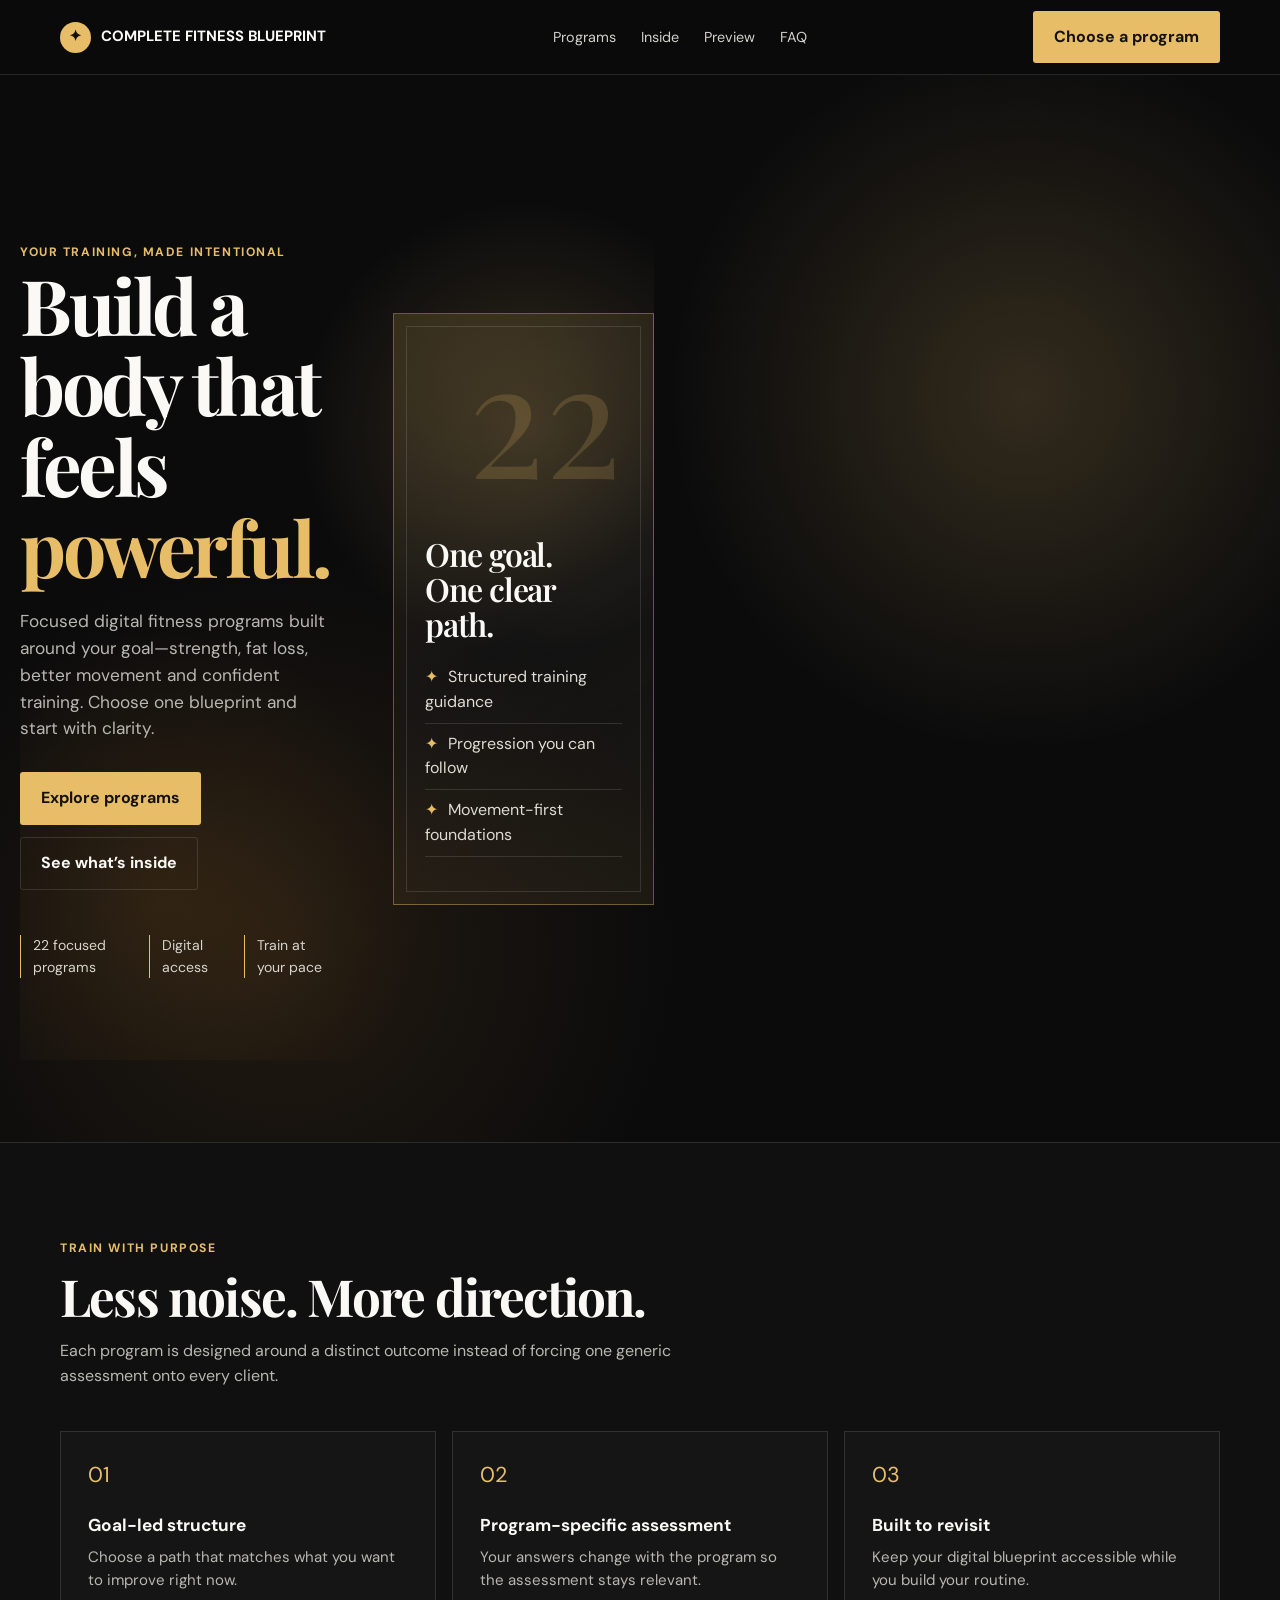
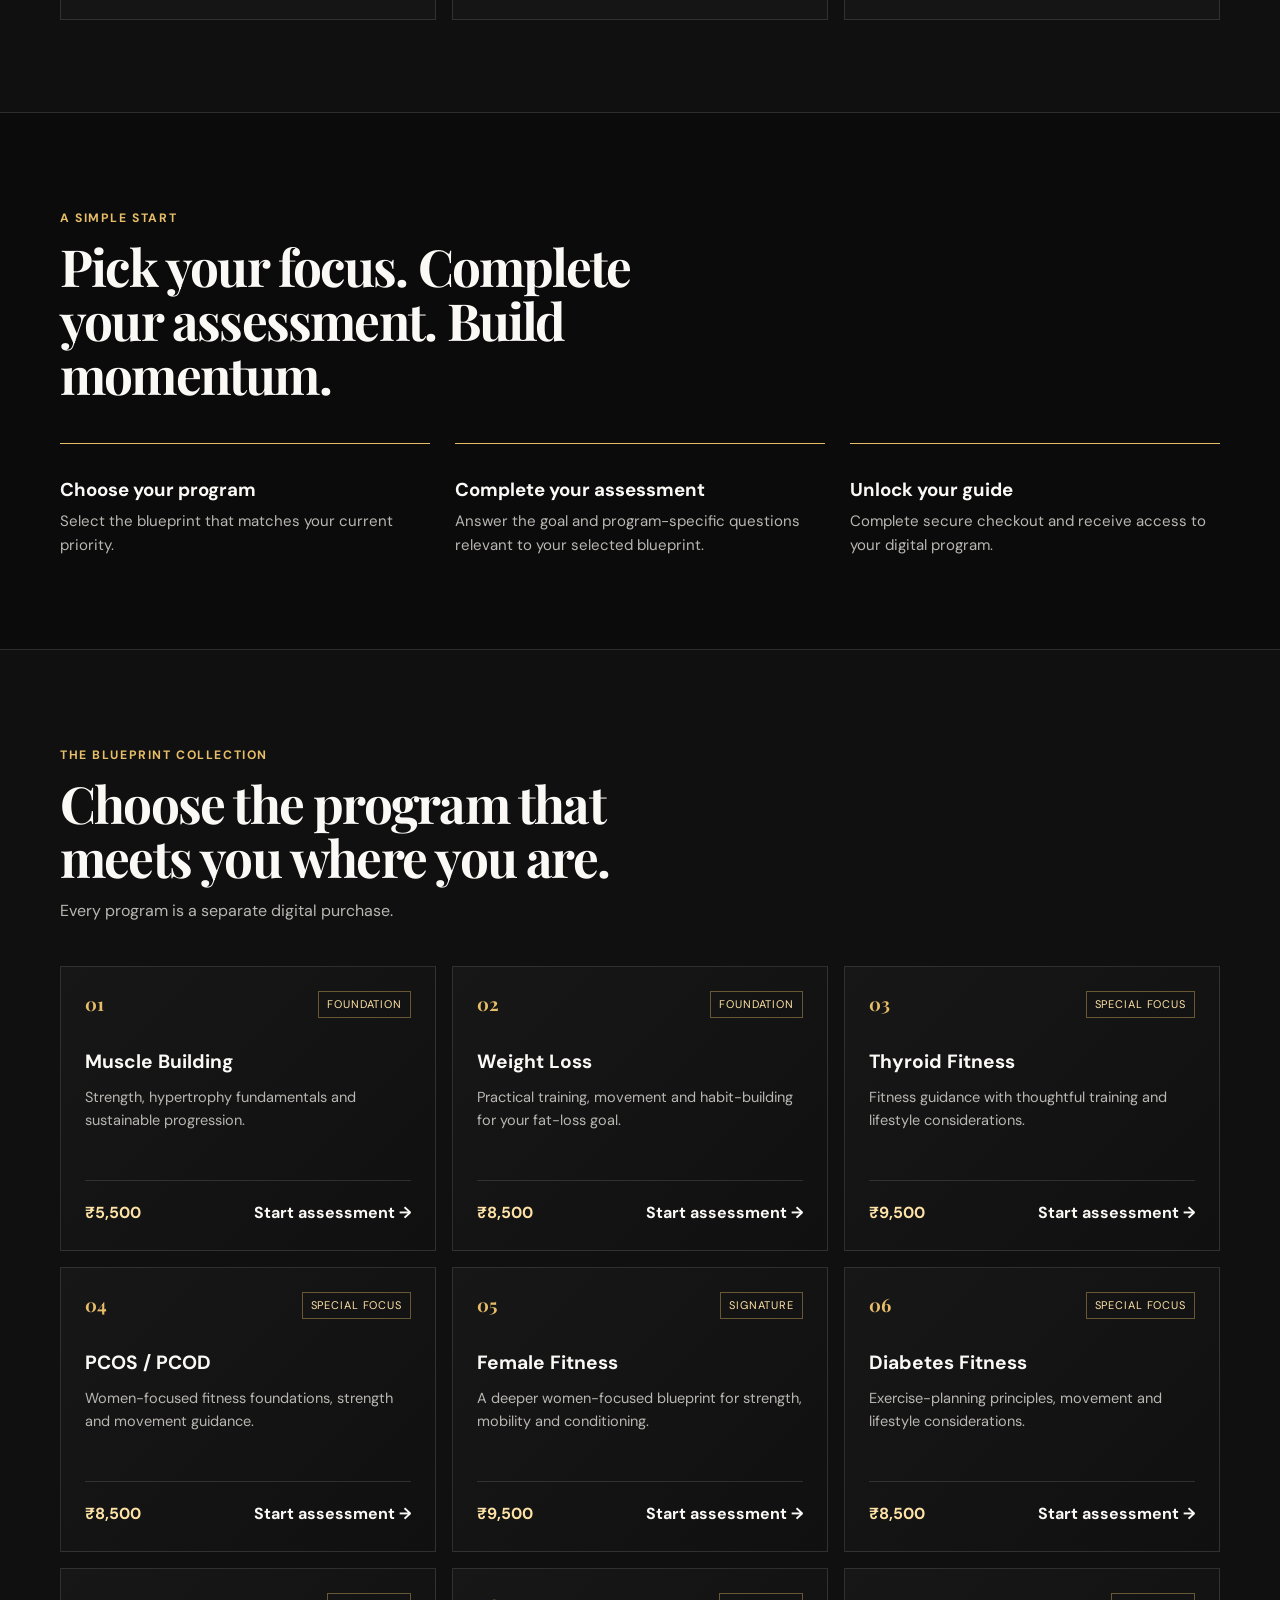
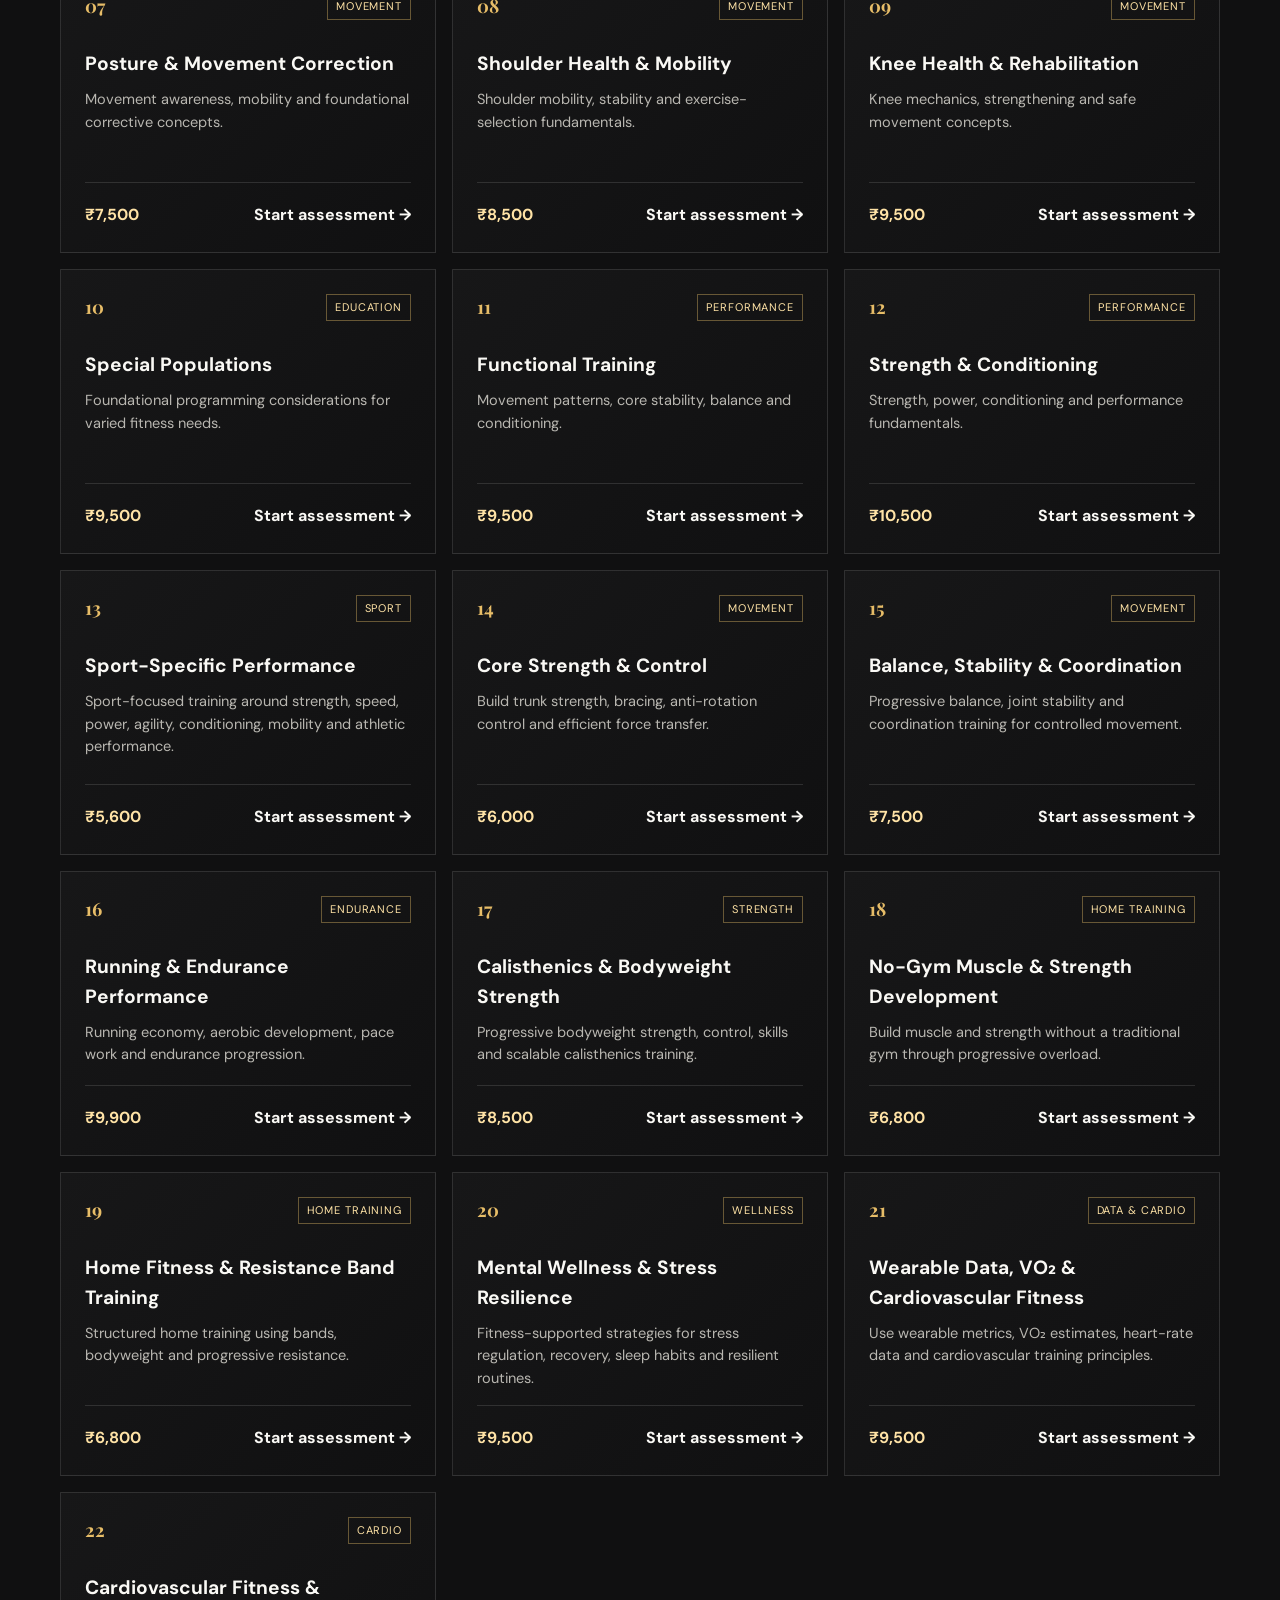
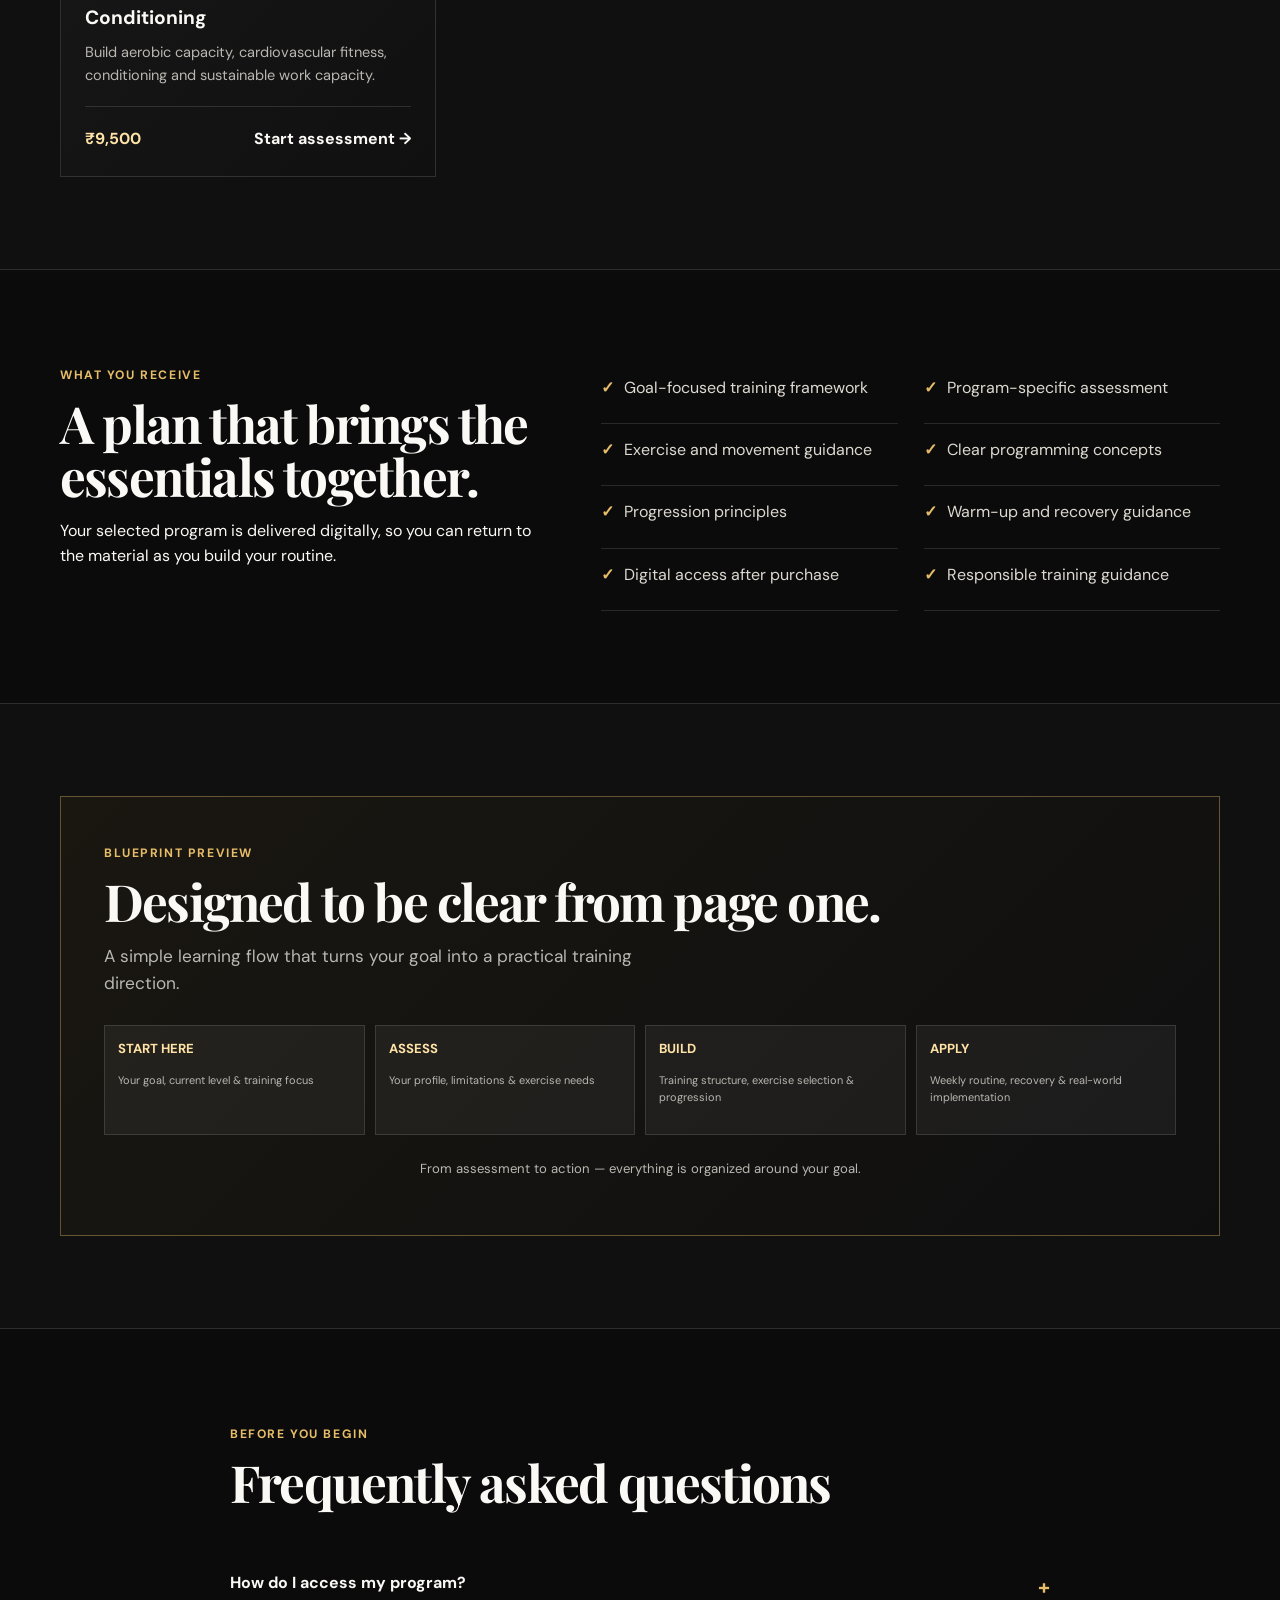
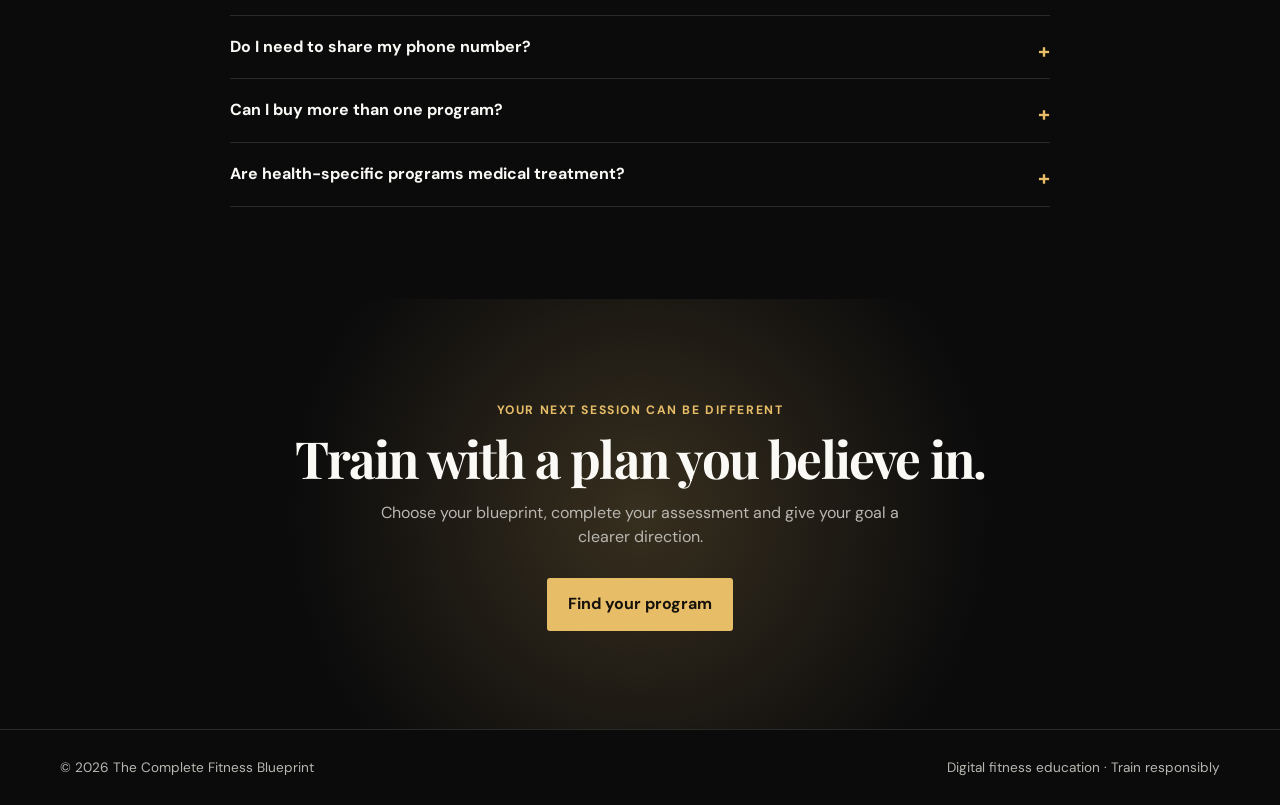
<file: index.html>
<!doctype html>
<html lang="en">
<head>
<meta charset="utf-8">
<meta name="viewport" content="width=device-width,initial-scale=1">
<meta name="description" content="The Complete Fitness Blueprint — focused digital fitness programs for strength, fat loss, movement and conditioning.">
<title>The Complete Fitness Blueprint</title>
<link rel="preconnect" href="https://fonts.googleapis.com"><link rel="preconnect" href="https://fonts.gstatic.com" crossorigin>
<link href="https://fonts.googleapis.com/css2?family=DM+Sans:wght@400;500;600;700&family=Playfair+Display:wght@600;700&display=swap" rel="stylesheet">
<style>
:root{--ink:#0b0b0c;--line:rgba(255,255,255,.12);--gold:#e7bd68;--gold-light:#ffe3a6;--muted:#b9b7b1;--white:#faf9f5;--danger:#e98a8a}*{box-sizing:border-box}html{scroll-behavior:smooth}body{margin:0;background:var(--ink);color:var(--white);font-family:"DM Sans",sans-serif;line-height:1.55}a{color:inherit;text-decoration:none}button,input,select,textarea{font:inherit}.wrap{width:min(1160px,calc(100% - 40px));margin:auto}.eyebrow{color:var(--gold);text-transform:uppercase;letter-spacing:.13em;font-size:.76rem;font-weight:700}h1,h2,h3,p{margin-top:0}h1,h2{font-family:"Playfair Display",serif;line-height:1.05}header{position:sticky;top:0;z-index:20;background:rgba(11,11,12,.9);backdrop-filter:blur(14px);border-bottom:1px solid var(--line)}nav{min-height:74px;display:flex;align-items:center;justify-content:space-between;gap:24px}.brand{display:flex;align-items:center;gap:10px;font-weight:700;font-size:.93rem}.brand-mark{display:grid;place-items:center;width:31px;height:31px;color:#15110a;background:var(--gold);border-radius:50%}.nav-links{display:flex;list-style:none;padding:0;margin:0;gap:25px;color:#d2d0ca;font-size:.9rem}.nav-links a:hover{color:var(--gold)}.button{display:inline-flex;align-items:center;justify-content:center;padding:13px 20px;border:1px solid transparent;border-radius:3px;cursor:pointer;font-weight:700;transition:.2s}.button:hover{transform:translateY(-2px)}.button-gold{background:var(--gold);color:#16120b}.button-gold:hover{background:var(--gold-light)}.button-quiet{border-color:var(--line);color:var(--white)}.menu{display:none;padding:7px;color:var(--white);background:none;border:0;font-size:1.25rem}.hero{min-height:650px;display:grid;align-items:center;grid-template-columns:1.1fr .9fr;gap:55px;padding:82px 0;background:radial-gradient(circle at 80% 30%,rgba(231,189,104,.18),transparent 28%),radial-gradient(circle at 22% 82%,rgba(176,118,44,.14),transparent 30%)}h1{max-width:750px;margin-bottom:22px;font-size:clamp(3rem,6vw,5.35rem);letter-spacing:-.045em}.hero h1 em{color:var(--gold);font-style:normal}.hero-copy{max-width:600px;color:var(--muted);font-size:1.08rem}.hero-actions{display:flex;flex-wrap:wrap;gap:12px;margin-top:30px}.proof{display:flex;gap:20px;margin-top:45px;color:#d7d4cc;font-size:.88rem}.proof span{border-left:1px solid var(--gold);padding-left:12px}.hero-panel{position:relative;min-height:420px;padding:31px;border:1px solid rgba(231,189,104,.38);background:linear-gradient(145deg,rgba(231,189,104,.16),rgba(255,255,255,.025) 52%,rgba(231,189,104,.08));overflow:hidden}.hero-panel:before{content:"";position:absolute;inset:12px;border:1px solid var(--line);pointer-events:none}.hero-panel>*{position:relative}.hero-number{font-family:"Playfair Display",serif;font-size:10rem;line-height:.85;color:rgba(231,189,104,.18);text-align:right}.panel-title{margin:55px 0 7px;font:600 2rem/1.1 "Playfair Display",serif}.panel-list{list-style:none;padding:0;color:#dedbd2}.panel-list li{padding:8px 0;border-bottom:1px solid var(--line)}.panel-list li:before{content:"✦";color:var(--gold);margin-right:10px}section{padding:92px 0}.section-heading{max-width:670px;margin-bottom:42px}h2{font-size:clamp(2.25rem,4vw,3.6rem);margin:10px 0 15px;letter-spacing:-.035em}.section-heading p{color:var(--muted)}.dark-section{background:#101011;border-block:1px solid var(--line)}.three-grid,.process,.program-grid{display:grid;grid-template-columns:repeat(3,1fr);gap:16px}.feature{padding:27px;border:1px solid var(--line);background:rgba(255,255,255,.018)}.feature .icon{color:var(--gold);font-size:1.35rem}.feature h3{margin:20px 0 7px;font-size:1.08rem}.feature p,.process p{margin:0;color:var(--muted);font-size:.94rem}.process{gap:25px}.process article{padding-top:18px;border-top:1px solid var(--gold)}.process h3{margin:13px 0 6px}.program{display:flex;flex-direction:column;min-height:285px;padding:24px;border:1px solid var(--line);background:linear-gradient(135deg,#171718,#101011);transition:.25s}.program:hover{border-color:rgba(231,189,104,.8);transform:translateY(-4px)}.program-top{display:flex;justify-content:space-between;gap:12px}.program-index{color:var(--gold);font:700 1.15rem "Playfair Display",serif}.program-tag{padding:4px 8px;border:1px solid rgba(231,189,104,.4);color:var(--gold-light);font-size:.69rem;text-transform:uppercase;letter-spacing:.08em}.program h3{margin:29px 0 10px;font-size:1.2rem}.program p{color:var(--muted);font-size:.91rem}.program-bottom{display:flex;align-items:center;justify-content:space-between;gap:10px;margin-top:auto;padding-top:20px;border-top:1px solid var(--line)}.price{color:var(--gold-light);font-weight:700}.program button{border:0;background:none;color:var(--white);padding:0;cursor:pointer;font-weight:700}.included{display:grid;grid-template-columns:1fr 1.3fr;gap:65px}.check-list{list-style:none;padding:0;margin:0;display:grid;grid-template-columns:repeat(2,1fr);gap:0 26px}.check-list li{padding:14px 0;border-bottom:1px solid var(--line);color:#ddd9d0}.check-list li:before{content:"✓";color:var(--gold);margin-right:10px;font-weight:bold}.preview{background:linear-gradient(135deg,#1a1711,#0f0f10);border:1px solid rgba(231,189,104,.38);padding:43px}.preview-grid{display:grid;grid-template-columns:repeat(4,1fr);gap:10px;margin-top:28px}.preview-grid div{min-height:110px;padding:13px;background:rgba(255,255,255,.05);border:1px solid var(--line);color:var(--gold-light);font-size:.82rem;font-weight:700}.preview-grid small{display:block;margin-top:13px;color:var(--muted);font-weight:400}.faq{max-width:820px}.faq details{border-bottom:1px solid var(--line);padding:19px 0}.faq summary{cursor:pointer;font-weight:700;list-style:none}.faq summary:after{content:"+";float:right;color:var(--gold);font-size:1.3rem}.faq details[open] summary:after{content:"−"}.faq details p{margin:14px 35px 0;color:var(--muted)}.final{text-align:center;padding:98px 0;background:radial-gradient(circle,rgba(231,189,104,.2),transparent 52%)}.final p{max-width:570px;margin:0 auto 28px;color:var(--muted)}footer{border-top:1px solid var(--line);padding:27px 0;color:var(--muted);font-size:.85rem}.footer-inner{display:flex;justify-content:space-between;gap:15px}.assessment-overlay{position:fixed;inset:0;z-index:100;background:rgba(0,0,0,.78);backdrop-filter:blur(12px);display:grid;place-items:center;padding:20px;opacity:0;animation:in .22s forwards}.assessment-shell{width:min(760px,100%);max-height:92vh;overflow:auto;background:linear-gradient(145deg,#171718,#0d0d0e);border:1px solid rgba(231,189,104,.42);box-shadow:0 30px 100px rgba(0,0,0,.65);padding:30px;position:relative}.assessment-close{position:absolute;right:18px;top:14px;border:0;background:none;color:var(--white);font-size:1.8rem;cursor:pointer}.assessment-header{padding-right:40px;margin-bottom:24px}.assessment-progress{height:5px;background:rgba(255,255,255,.08);margin-top:16px}.assessment-progress span{display:block;height:100%;background:linear-gradient(90deg,var(--gold),var(--gold-light))}.assessment-step{margin-top:8px;color:var(--muted);font-size:.82rem}.assessment-title{margin-bottom:10px}.assessment-copy{color:var(--muted);margin-bottom:24px}.assessment-grid{display:grid;grid-template-columns:repeat(2,1fr);gap:16px}.assessment-field{display:flex;flex-direction:column;gap:7px;color:#e6e2d9;font-size:.9rem}.full{grid-column:1/-1}.assessment-field input,.assessment-field select{width:100%;padding:12px 13px;background:#0f0f10;border:1px solid var(--line);border-radius:2px;color:var(--white);outline:none}.option-grid{display:grid;grid-template-columns:repeat(2,1fr);gap:10px}.option{position:relative}.option input{position:absolute;opacity:0}.option label{display:block;padding:13px 14px;border:1px solid var(--line);background:#101011;color:#d9d5cc;cursor:pointer}.option input:checked+label{border-color:var(--gold);background:rgba(231,189,104,.09);color:var(--gold-light)}.assessment-actions{display:flex;justify-content:space-between;gap:12px;margin-top:26px;padding-top:20px;border-top:1px solid var(--line)}.right{display:flex;gap:10px;margin-left:auto}.assessment-alert{margin-top:20px;padding:14px 16px;border:1px solid rgba(233,138,138,.38);background:rgba(233,138,138,.07);color:#f1c4c4}.assessment-profile{display:grid;grid-template-columns:repeat(2,1fr);gap:12px;margin-top:24px}.profile-card{padding:17px;border:1px solid var(--line);background:rgba(255,255,255,.025)}.profile-card span{display:block;color:var(--muted);font-size:.78rem;text-transform:uppercase;letter-spacing:.08em;margin-bottom:5px}.program-focus{margin:15px 0 0;padding:15px;border-left:2px solid var(--gold);background:rgba(231,189,104,.05);color:#ddd9d0}.program-focus span{display:block;color:var(--gold-light);margin-top:5px}.muted-note,.required-note{color:var(--muted);font-size:.82rem}@keyframes in{to{opacity:1}}@media(max-width:800px){.nav-links,.nav-cta{display:none}.menu{display:block}.nav-links.open{position:absolute;top:74px;left:0;right:0;display:flex;flex-direction:column;padding:10px 20px;background:#111}.hero,.included{grid-template-columns:1fr}.three-grid,.process,.program-grid{grid-template-columns:repeat(2,1fr)}.check-list{grid-template-columns:1fr}.assessment-grid,.assessment-profile{grid-template-columns:1fr}}@media(max-width:520px){.wrap{width:min(100% - 28px,1160px)}section{padding:65px 0}h1{font-size:3.15rem}.three-grid,.process,.program-grid,.preview-grid,.option-grid{grid-template-columns:1fr}.proof{flex-direction:column;gap:10px}.preview{padding:25px}.footer-inner{flex-direction:column}.assessment-shell{padding:22px}.assessment-actions{flex-direction:column}.right{margin-left:0}.right .button{width:100%}}
</style>
</head>
<body>
<header><nav class="wrap"><a class="brand" href="#home"><span class="brand-mark">✦</span>COMPLETE FITNESS BLUEPRINT</a><button class="menu" type="button" aria-label="Open navigation" aria-expanded="false">☰</button><ul class="nav-links"><li><a href="#programs">Programs</a></li><li><a href="#included">Inside</a></li><li><a href="#preview">Preview</a></li><li><a href="#faq">FAQ</a></li></ul><a class="button button-gold nav-cta" href="#programs">Choose a program</a></nav></header>
<main>
<section class="hero" id="home"><div class="wrap hero"><div><span class="eyebrow">Your training, made intentional</span><h1>Build a body that feels <em>powerful.</em></h1><p class="hero-copy">Focused digital fitness programs built around your goal—strength, fat loss, better movement and confident training. Choose one blueprint and start with clarity.</p><div class="hero-actions"><a class="button button-gold" href="#programs">Explore programs</a><a class="button button-quiet" href="#preview">See what’s inside</a></div><div class="proof"><span>22 focused programs</span><span>Digital access</span><span>Train at your pace</span></div></div><aside class="hero-panel"><div class="hero-number">22</div><h2 class="panel-title">One goal.<br>One clear path.</h2><ul class="panel-list"><li>Structured training guidance</li><li>Progression you can follow</li><li>Movement-first foundations</li></ul></aside></div></section>
<section class="dark-section"><div class="wrap"><div class="section-heading"><span class="eyebrow">Train with purpose</span><h2>Less noise. More direction.</h2><p>Each program is designed around a distinct outcome instead of forcing one generic assessment onto every client.</p></div><div class="three-grid"><article class="feature"><div class="icon">01</div><h3>Goal-led structure</h3><p>Choose a path that matches what you want to improve right now.</p></article><article class="feature"><div class="icon">02</div><h3>Program-specific assessment</h3><p>Your answers change with the program so the assessment stays relevant.</p></article><article class="feature"><div class="icon">03</div><h3>Built to revisit</h3><p>Keep your digital blueprint accessible while you build your routine.</p></article></div></div></section>
<section><div class="wrap"><div class="section-heading"><span class="eyebrow">A simple start</span><h2>Pick your focus. Complete your assessment. Build momentum.</h2></div><div class="process"><article><h3>Choose your program</h3><p>Select the blueprint that matches your current priority.</p></article><article><h3>Complete your assessment</h3><p>Answer the goal and program-specific questions relevant to your selected blueprint.</p></article><article><h3>Unlock your guide</h3><p>Complete secure checkout and receive access to your digital program.</p></article></div></div></section>
<section class="dark-section" id="programs"><div class="wrap"><div class="section-heading"><span class="eyebrow">The blueprint collection</span><h2>Choose the program that meets you where you are.</h2><p>Every program is a separate digital purchase.</p></div><div class="program-grid" id="program-grid"></div></div></section>
<section id="included"><div class="wrap included"><div><span class="eyebrow">What you receive</span><h2>A plan that brings the essentials together.</h2><p class="section-heading">Your selected program is delivered digitally, so you can return to the material as you build your routine.</p></div><ul class="check-list"><li>Goal-focused training framework</li><li>Program-specific assessment</li><li>Exercise and movement guidance</li><li>Clear programming concepts</li><li>Progression principles</li><li>Warm-up and recovery guidance</li><li>Digital access after purchase</li><li>Responsible training guidance</li></ul></div></section>
<section class="dark-section" id="preview"><div class="wrap preview"><span class="eyebrow">Blueprint preview</span><h2>Designed to be clear from page one.</h2><p class="hero-copy">A simple learning flow that turns your goal into a practical training direction.</p><div class="preview-grid"><div>START HERE<small>Your goal, current level &amp; training focus</small></div><div>ASSESS<small>Your profile, limitations &amp; exercise needs</small></div><div>BUILD<small>Training structure, exercise selection &amp; progression</small></div><div>APPLY<small>Weekly routine, recovery &amp; real-world implementation</small></div></div><p class="muted-note" style="margin-top:24px;text-align:center">From assessment to action — everything is organized around your goal.</p></div></section>
<section id="faq"><div class="wrap faq"><div class="section-heading"><span class="eyebrow">Before you begin</span><h2>Frequently asked questions</h2></div><details><summary>How do I access my program?</summary><p>After secure checkout is connected, access is delivered digitally.</p></details><details><summary>Do I need to share my phone number?</summary><p>No. The purchase flow is designed without a phone-number requirement.</p></details><details><summary>Can I buy more than one program?</summary><p>Yes. Each blueprint is a separate program.</p></details><details><summary>Are health-specific programs medical treatment?</summary><p>No. These programs are educational fitness guidance and are not a substitute for medical advice, diagnosis, or clinical rehabilitation.</p></details></div></section>
<section class="final"><div class="wrap"><span class="eyebrow">Your next session can be different</span><h2>Train with a plan you believe in.</h2><p>Choose your blueprint, complete your assessment and give your goal a clearer direction.</p><a class="button button-gold" href="#programs">Find your program</a></div></section>
</main><footer><div class="wrap footer-inner"><span>© 2026 The Complete Fitness Blueprint</span><span>Digital fitness education · Train responsibly</span></div></footer><div id="assessment-root"></div>
<script>
const programs=[
['Muscle Building','Strength, hypertrophy fundamentals and sustainable progression.','₹5,500','Foundation'],['Weight Loss','Practical training, movement and habit-building for your fat-loss goal.','₹8,500','Foundation'],['Thyroid Fitness','Fitness guidance with thoughtful training and lifestyle considerations.','₹9,500','Special focus'],['PCOS / PCOD','Women-focused fitness foundations, strength and movement guidance.','₹8,500','Special focus'],['Female Fitness','A deeper women-focused blueprint for strength, mobility and conditioning.','₹9,500','Signature'],['Diabetes Fitness','Exercise-planning principles, movement and lifestyle considerations.','₹8,500','Special focus'],['Posture & Movement Correction','Movement awareness, mobility and foundational corrective concepts.','₹7,500','Movement'],['Shoulder Health & Mobility','Shoulder mobility, stability and exercise-selection fundamentals.','₹8,500','Movement'],['Knee Health & Rehabilitation','Knee mechanics, strengthening and safe movement concepts.','₹9,500','Movement'],['Special Populations','Foundational programming considerations for varied fitness needs.','₹9,500','Education'],['Functional Training','Movement patterns, core stability, balance and conditioning.','₹9,500','Performance'],['Strength & Conditioning','Strength, power, conditioning and performance fundamentals.','₹10,500','Performance'],['Sport-Specific Performance','Sport-focused training around strength, speed, power, agility, conditioning, mobility and athletic performance.','₹5,600','Sport'],['Core Strength & Control','Build trunk strength, bracing, anti-rotation control and efficient force transfer.','₹6,000','Movement'],['Balance, Stability & Coordination','Progressive balance, joint stability and coordination training for controlled movement.','₹7,500','Movement'],['Running & Endurance Performance','Running economy, aerobic development, pace work and endurance progression.','₹9,900','Endurance'],['Calisthenics & Bodyweight Strength','Progressive bodyweight strength, control, skills and scalable calisthenics training.','₹8,500','Strength'],['No-Gym Muscle & Strength Development','Build muscle and strength without a traditional gym through progressive overload.','₹6,800','Home training'],['Home Fitness & Resistance Band Training','Structured home training using bands, bodyweight and progressive resistance.','₹6,800','Home training'],['Mental Wellness & Stress Resilience','Fitness-supported strategies for stress regulation, recovery, sleep habits and resilient routines.','₹9,500','Wellness'],['Wearable Data, VO₂ & Cardiovascular Fitness','Use wearable metrics, VO₂ estimates, heart-rate data and cardiovascular training principles.','₹9,500','Data & cardio'],['Cardiovascular Fitness & Conditioning','Build aerobic capacity, cardiovascular fitness, conditioning and sustainable work capacity.','₹9,500','Cardio']
];
const grid=document.querySelector('#program-grid');grid.innerHTML=programs.map((p,i)=>`<article class="program"><div class="program-top"><span class="program-index">${String(i+1).padStart(2,'0')}</span><span class="program-tag">${p[3]}</span></div><h3>${p[0]}</h3><p>${p[1]}</p><div class="program-bottom"><span class="price">${p[2]}</span><button type="button" data-program="${p[0]}" data-price="${p[2]}">Start assessment →</button></div></article>`).join('');
const primaryGoals={
'Muscle Building':['Lean Muscle Mass — Hypertrophy','Very Lean / Under-Muscled — Build Muscle from the Start','Aesthetic / Physique Development','Bulking / Mass Gain','Cutting — Preserve Muscle','Body Recomposition','Muscle + Strength','Specific Muscle Group Development','Not Sure What I Need'],
'Weight Loss':['Maximum Fat Loss with Lean-Mass Preservation','Body Recomposition','Fat Loss + Strength Retention','Fat Loss + Cardiovascular Fitness','Sustainable Long-Term Weight Management','Post-Weight-Loss Maintenance & Fitness','Fat Loss for a Previously Sedentary Lifestyle','Not Sure — Need Goal Assessment'],
'Thyroid Fitness':['Hypothyroidism — weight management / body composition','Hypothyroidism — strength & muscle development','Hyperthyroidism — medically-cleared conditioning','Hyperthyroidism — medically-cleared strength & function','General thyroid-aware fitness'],
'PCOS / PCOD':['Body-Composition Improvement','Strength & Muscle Development','Cardiorespiratory Fitness','Metabolic Fitness','Healthy Weight Management','Movement & Physical Function','Exercise Consistency & Lifestyle Capacity','Combined Strength + Cardiovascular Fitness','Not Sure — Need Assessment'],
'Female Fitness':['Strength & Muscle Development','Body-Composition Improvement','Lower-Body Strength & Development','Core & Movement Quality','General Fitness & Conditioning','Mobility & Physical Confidence','Pregnancy Fitness Support when appropriate','Postpartum Return to Training when appropriate','Performance & Athletic Fitness','Not Sure — Need Assessment'],
'Diabetes Fitness':['Improve Overall Exercise Capacity','Support Glucose Management Through Physical Activity','Preserve / Build Lean Muscle','Body-Composition Improvement','Cardiorespiratory Fitness','Strength & Functional Capacity','Reduce Sedentary Behaviour & Increase Daily Activity','Combined Aerobic + Resistance Fitness','Healthy Aging & Functional Fitness','Not Sure — Need Assessment'],
'Posture & Movement Correction':['Improve Postural Control','Improve Movement Quality','Improve Mobility','Improve Motor Control','Reduce Movement Restrictions','Improve Desk / Work-Related Movement Capacity','Improve Functional Movement','Build a Stronger Movement Foundation','Return to Comfortable General Training'],
'Shoulder Health & Mobility':['Improve Shoulder Mobility','Improve Shoulder Stability & Control','Restore Functional Shoulder Capacity','Build Shoulder Strength','Improve Overhead Function','Improve Scapular Control','Return to General Training','Return to Sport / Activity when appropriate'],
'Knee Health & Rehabilitation':['Rebuild Knee Strength & Capacity','Improve Functional Movement','Improve Load Tolerance','Improve Squatting Capacity','Improve Walking / Stair Capacity','Return to Running when appropriate','Return to Sport when appropriate','Improve Lower-Body Movement Quality','Build Long-Term Knee Capacity'],
'Special Populations':['Functional Independence','Improve Strength & Physical Capacity','Improve Balance & Mobility','Improve Daily-Life Function','Increase Safe Physical Activity','Improve Cardiovascular Capacity','Improve Confidence in Movement','Return to Appropriate Activity','Healthy Aging / Functional Longevity'],
'Functional Training':['Whole-Body Functional Strength','Improve Daily-Life Movement','Improve Lifting & Carrying Capacity','Improve Squat / Hinge / Push / Pull Function','Improve Balance & Coordination','Improve Mobility','Improve Core Control','Improve Work Capacity','Improve Recreational / Sport Movement','General Physical Preparedness'],
'Strength & Conditioning':['Maximum Strength','Explosive Power','Strength-Speed','Muscular Endurance','Aerobic Conditioning','Anaerobic Conditioning','Work Capacity','Strength + Conditioning Integration','General Athletic Development'],
'Sport-Specific Performance':['Acceleration','Maximum Speed','Agility / Change of Direction','Explosive Power','Sport-Specific Strength','Repeated-Sprint Ability','Aerobic Endurance','Anaerobic Conditioning','Movement Efficiency','Overall Sport Performance'],
'Core Strength & Control':['Core Strength & Trunk Control','Bracing & Spinal Control','Anti-Rotation / Anti-Extension Strength','Athletic Force Transfer','Core Endurance','Visible Core Development'],
'Balance, Stability & Coordination':['General Balance','Single-Leg Stability','Joint Stability & Control','Proprioception & Coordination','Movement Confidence','Athletic Balance & Stability'],
'Running & Endurance Performance':['5K Performance','10K / Longer-Distance Performance','Aerobic Endurance','Running Speed & Pace Development','Race Preparation','Running Economy & Efficiency','General Endurance'],
'Calisthenics & Bodyweight Strength':['Bodyweight Strength Foundation','Pull-Up / Pushing Strength','Skill Development','Advanced Calisthenics Progression','Relative Strength','Bodyweight Muscle Development'],
'No-Gym Muscle & Strength Development':['Muscle Gain Without a Gym','Strength Without Gym Equipment','Bodyweight + Household Resistance Development','Home-Based Body Recomposition','Progressive Overload at Home'],
'Home Fitness & Resistance Band Training':['Full-Body Home Fitness','Resistance-Band Muscle Development','Home Strength Development','Limited-Space Conditioning','Low-Equipment Training Consistency'],
'Mental Wellness & Stress Resilience':['Stress Regulation Through Exercise','Recovery & Nervous-System Downregulation','Sleep-Supportive Fitness Habits','Emotional Resilience & Routine Consistency','Mind-Body Fitness Routine'],
'Wearable Data, VO₂ & Cardiovascular Fitness':['Improve VO₂ / Aerobic Capacity','Understand Wearable Heart-Rate Data','Heart-Rate-Zone Training','Cardiovascular Performance','Endurance Monitoring & Progression'],
'Cardiovascular Fitness & Conditioning':['Aerobic Capacity','Cardiovascular Endurance','Conditioning / Work Capacity','Heart-Rate-Zone Fitness','General Cardiorespiratory Fitness']};
const questionSets={
'Weight Loss':[['activity','Current daily activity level',['Mostly sedentary','Lightly active','Moderately active','Very active']],['history','Previous weight-loss experience',['None','Short-term attempts','Multiple structured attempts','Long-term maintenance experience']],['barrier','Primary adherence barrier',['Time','Consistency','Nutrition habits','Exercise confidence','Recovery / fatigue']],['training','Current resistance training',['None','1–2 days/week','3–4 days/week','5+ days/week']],['cardio','Current cardiovascular activity',['None','1–2 sessions/week','3–4 sessions/week','5+ sessions/week']]],
'Thyroid Fitness':[['thyroidType','Thyroid type',['Hypothyroidism','Hyperthyroidism','Other / Not sure']],['weightTrend','Current weight trend',['Weight gain','Weight loss','Weight stable','Difficulty gaining weight','Difficulty losing weight']],['energy','Energy / exercise tolerance',['Good','Moderate','Low']],['mainGoal','Primary fitness goal',['Fat loss / weight management','Healthy weight gain','Weight maintenance','Muscle gain & strength','Body recomposition','General fitness & conditioning']]],
'PCOS / PCOD':[['status','Diagnosis / status',['Diagnosed PCOS','Diagnosed PCOD / related condition','Under evaluation','Prefer not to say']],['bodyComp','Main body-composition priority',['Weight management','Fat-loss / body composition','Muscle development','Maintain current composition']],['activity','Current activity level',['Mostly sedentary','Lightly active','Moderately active','Very active']],['resistance','Resistance-training experience',['None','Beginner','Intermediate','Advanced']],['recovery','Sleep / stress pattern',['Good recovery','Inconsistent sleep','High stress','Both need improvement']]],
'Female Fitness':[['goal','Primary training priority',['Strength','Muscle development','Body composition','Mobility / movement','Conditioning']],['stage','Life stage where relevant',['Not applicable','Pregnant','Postpartum','Prefer not to say']],['experience','Training experience',['Beginner','Intermediate','Advanced']],['focus','Body / movement focus',['Full body','Lower body','Upper body','Core / movement']],['capacity','Current training capacity',['Low','Moderate','High']]],
'Diabetes Fitness':[['type','Diabetes type / status',['Type 1','Type 2','Other / unsure','Prefer not to say']],['followup','Current medical follow-up',['Regular','Occasional','Not currently']],['activity','Current activity level',['Mostly sedentary','Lightly active','Moderately active','Very active']],['resistance','Resistance training experience',['None','Beginner','Intermediate','Advanced']],['cardio','Cardio experience',['None','Beginner','Intermediate','Advanced']],['complications','Known exercise-relevant complications / restrictions',['None known','Yes — clinician advised limits','Unsure','Prefer not to say']]],
'Posture & Movement Correction':[['concern','Primary movement / posture concern',['Forward head','Rounded shoulders','Upper-back posture','Pelvic / lower-back posture','General posture']],['exposure','Daily sitting / desk exposure',['Under 3 hours','3–6 hours','6–9 hours','9+ hours']],['limitation','Main movement limitation',['Neck / upper body','Thoracic / upper back','Hip / lower body','General mobility']],['pattern','When is it most noticeable?',['Desk work','Training','Standing / walking','Daily activities']],['pain','Current pain present?',['No pain','Neck','Shoulder','Back','Other']]],
'Shoulder Health & Mobility':[['side','Affected side',['Right','Left','Both','No current pain']],['symptom','Main presentation',['Pain','Stiffness','Both','Mobility limitation without pain']],['movement','Most limited task',['Overhead reach','Behind-back reach','Push / pull','Sleeping position','Other']],['load','Current load tolerance',['Normal','Reduced','Very limited','Unsure']],['history','Previous injury / assessment',['None','Previous injury','Physiotherapy','Surgery','Diagnosed condition']]],
'Knee Health & Rehabilitation':[['side','Affected knee',['Right','Left','Both','No current pain']],['symptom','Main presentation',['Pain','Pain + swelling','Stiffness','Instability']],['function','Most limited activity',['Stairs','Squatting','Walking','Running','Sit-to-stand']],['load','Current lower-body load tolerance',['Normal','Reduced','Very limited','Unsure']],['history','Previous injury / surgery / physio',['None','Previous injury','Surgery','Physiotherapy','Diagnosed condition']]],
'Special Populations':[['category','Population category',['Older adult','Limited mobility','Disability / functional limitation','Chronic-condition fitness support','Return to activity']],['independence','Current functional independence',['Independent','Needs some assistance','Uses an assistive device','Varies day to day']],['balance','Balance / mobility concern',['None','Balance concern','Walking limitation','Both']],['capacity','Current exercise capacity',['Low','Moderate','High','Variable']],['restriction','Known exercise restriction',['None','Yes — clinician advised limits','Unsure']]],
'Functional Training':[['limitation','Main daily-life limitation',['Lifting / carrying','Stairs','Squatting','Balance','General movement']],['mobility','Mobility level',['Good','Some limitations','Significant limitations']],['pattern','Movement pattern needing improvement',['Squat','Hinge','Push','Pull','Carry','Locomotion']],['coordination','Balance / coordination',['Good','Needs improvement','Major limitation']],['demand','Main physical demand',['Daily life','Work','Recreation','Sport']]],
'Strength & Conditioning':[['quality','Primary performance quality',['Maximum strength','Explosive power','Strength-speed','Muscular endurance','Conditioning','Work capacity']],['age','Training age',['Beginner','1–2 years','2–4 years','4+ years']],['volume','Current weekly training frequency',['1–2 days','3 days','4 days','5+ days']],['conditioning','Current conditioning level',['Low','Moderate','High']],['recovery','Recovery capacity',['Good','Variable','Needs improvement']],['deadline','Performance deadline',['None','Under 4 weeks','1–3 months','3+ months']]],
'Sport-Specific Performance':[['sport','Sport',['Football','Cricket','Basketball','Volleyball','Tennis','Badminton','Athletics / Running','Boxing / Combat','Swimming','Cycling','Other']],['position','Position / event',['Not applicable','Position / event specified by athlete','Multiple roles']],['level','Competitive level',['Recreational','Amateur','Competitive','High-performance / elite pathway']],['weakness','Primary performance limitation',['Speed','Acceleration','Agility','Power','Strength','Conditioning','Movement efficiency']],['phase','Training phase',['Off-season','Pre-season','In-season','Post-season / transition']],['competition','Competition timeline',['No date','Within 4 weeks','1–3 months','3+ months']]]};
function esc(v){return String(v??'').replace(/[&<>"']/g,m=>({'&':'&amp;','<':'&lt;','>':'&gt;','"':'&quot;',"'":'&#39;'}[m]));}
function openAssessment(program,price){const root=document.querySelector('#assessment-root'),state={program,price,step:1,basic:{},safety:{},specific:{}},qs=questionSets[program]||[],goals=primaryGoals[program]||['General fitness'];root.innerHTML=`<div class="assessment-overlay"><div class="assessment-shell"><button class="assessment-close" type="button">×</button><div class="assessment-header"><span class="eyebrow">Smart fitness assessment</span><div class="assessment-progress"><span id="a-progress"></span></div><div class="assessment-step" id="a-step"></div></div><div id="a-body"></div></div></div>`;const overlay=root.querySelector('.assessment-overlay'),body=root.querySelector('#a-body'),progress=root.querySelector('#a-progress'),stepLabel=root.querySelector('#a-step');
function render(){progress.style.width=state.step*25+'%';stepLabel.textContent=`Step ${state.step} of 4`;
if(state.step===1){body.innerHTML=`${program==='Muscle Building'?'<div class="program-focus"><strong>Muscle Building — Hypertrophy Program</strong><span>Science-Based Muscle Growth System</span></div>':''}<h2 class="assessment-title">Let’s understand your starting point.</h2><p class="assessment-copy">${esc(program)} has its own primary outcomes. Select the one that best describes what you want this blueprint to achieve.</p><div class="assessment-grid"><label class="assessment-field">Age<input id="age" type="number" min="13" max="100" value="${esc(state.basic.age)}"></label><label class="assessment-field">Sex<select id="sex"><option value="">Select</option><option>Female</option><option>Male</option><option>Prefer not to say</option></select></label><label class="assessment-field">Height (cm)<input id="height" type="number" min="100" max="250" value="${esc(state.basic.height)}"></label><label class="assessment-field">Weight (kg)<input id="weight" type="number" min="25" max="300" step="0.1" value="${esc(state.basic.weight)}"></label><label class="assessment-field">Current fitness level<select id="level"><option value="">Select</option><option>Beginner</option><option>Intermediate</option><option>Advanced</option></select></label><label class="assessment-field">Days available / week<select id="days"><option value="">Select</option><option>1–2</option><option>3</option><option>4</option><option>5+</option></select></label><label class="assessment-field">Training environment<select id="env"><option value="">Select</option><option>Home</option><option>Gym</option><option>Outdoor / Field</option><option>Mixed</option></select></label><label class="assessment-field">Typical session time<select id="time"><option value="">Select</option><option>20–30 min</option><option>30–45 min</option><option>45–60 min</option><option>60+ min</option></select></label><div class="assessment-field full"><span>Primary goal for ${esc(program)}</span><div class="option-grid">${goals.map((g,i)=>`<div class="option"><input id="g${i}" name="goal" type="radio" value="${esc(g)}"><label for="g${i}">${esc(g)}</label></div>`).join('')}</div></div></div><p class="required-note">Age, fitness level and primary goal are required. Other fields improve personalization.</p><div class="assessment-actions"><span></span><div class="right"><button class="button button-gold" id="next">Continue →</button></div></div>`;['sex','level','days','env','time'].forEach(k=>body.querySelector('#'+k).value=state.basic[k]||'');if(state.basic.goal){const r=[...body.querySelectorAll('input[name="goal"]')].find(x=>x.value===state.basic.goal);if(r)r.checked=true}body.querySelector('#next').onclick=()=>{const age=body.querySelector('#age').value,level=body.querySelector('#level').value,goal=(body.querySelector('input[name="goal"]:checked')||{}).value;if(!age||!level||!goal){alert('Please select Age, Fitness Level and Primary Goal.');return}state.basic={age,sex:body.querySelector('#sex').value,height:body.querySelector('#height').value,weight:body.querySelector('#weight').value,level,days:body.querySelector('#days').value,env:body.querySelector('#env').value,time:body.querySelector('#time').value,goal};state.step=2;render()}}
if(state.step===2){body.innerHTML=`<h2 class="assessment-title">Quick safety screen.</h2><p class="assessment-copy">This screen does not diagnose conditions. It identifies situations where professional input may be appropriate before training.</p><div class="assessment-grid">${[['pain','Current pain or injury?'],['condition','Diagnosed condition affecting exercise?'],['surgery','Recent surgery or significant injury?'],['restriction','Doctor / physio has restricted exercise?'],['symptoms','Chest symptoms, fainting or unusual severe breathlessness during exercise?']].map(([id,t])=>`<label class="assessment-field full">${t}<select id="s-${id}"><option value="no">No</option><option value="yes">Yes</option></select></label>`).join('')}</div><div class="assessment-actions"><button class="button button-quiet" id="back">← Back</button><div class="right"><button class="button button-gold" id="next">Continue →</button></div></div>`;['pain','condition','surgery','restriction','symptoms'].forEach(k=>body.querySelector('#s-'+k).value=state.safety[k]||'no');body.querySelector('#back').onclick=()=>{state.step=1;render()};body.querySelector('#next').onclick=()=>{['pain','condition','surgery','restriction','symptoms'].forEach(k=>state.safety[k]=body.querySelector('#s-'+k).value);state.step=3;render()}}
if(state.step===3){body.innerHTML=`<h2 class="assessment-title">Now let’s personalize ${esc(program)}.</h2><p class="assessment-copy">These questions are unique to this blueprint. They are not copied from the other programs.</p><div class="assessment-grid">${qs.map(([id,label,opts])=>`<label class="assessment-field full">${esc(label)}<select id="q-${esc(id)}"><option value="">Select</option>${opts.map(o=>`<option>${esc(o)}</option>`).join('')}</select></label>`).join('')}</div><div class="program-focus"><strong>Selected:</strong> ${esc(program)}<span>${esc(price)}</span></div><div class="assessment-actions"><button class="button button-quiet" id="back">← Back</button><div class="right"><button class="button button-gold" id="next">Review profile →</button></div></div>`;qs.forEach(([id])=>{const el=body.querySelector('#q-'+CSS.escape(id));if(el)el.value=state.specific[id]||''});body.querySelector('#back').onclick=()=>{state.step=2;render()};body.querySelector('#next').onclick=()=>{state.specific={};qs.forEach(([id])=>{state.specific[id]=body.querySelector('#q-'+CSS.escape(id)).value});state.step=4;render()}}
if(state.step===4){const flagged=Object.values(state.safety).includes('yes'),answers=Object.entries(state.specific).filter(([,v])=>v).map(([k,v])=>`<div class="profile-card"><span>${esc(k.replace(/([A-Z])/g,' $1'))}</span><strong>${esc(v)}</strong></div>`).join('');body.innerHTML=`<h2 class="assessment-title">Your fitness profile is ready.</h2><p class="assessment-copy">This structured profile can be used as the input for the selected blueprint.</p><div class="assessment-profile"><div class="profile-card"><span>Selected program</span><strong>${esc(program)}</strong></div><div class="profile-card"><span>Program price</span><strong>${esc(price)}</strong></div><div class="profile-card"><span>Primary goal</span><strong>${esc(state.basic.goal)}</strong></div><div class="profile-card"><span>Fitness level</span><strong>${esc(state.basic.level)}</strong></div></div>${answers?`<div class="assessment-profile">${answers}</div>`:''}${flagged?'<div class="assessment-alert"><strong>Safety note:</strong> One or more answers indicate that professional guidance may be appropriate before starting a new exercise program.</div>':''}<p class="muted-note">Educational fitness guidance only. This assessment does not diagnose or treat medical conditions. No phone number is required.</p><div class="assessment-actions"><button class="button button-quiet" id="back">← Back</button><div class="right"><button class="button button-gold" id="continue">Continue to program →</button></div></div>`;body.querySelector('#back').onclick=()=>{state.step=3;render()};body.querySelector('#continue').onclick=()=>{overlay.remove();window.dispatchEvent(new CustomEvent('fitnessAssessmentComplete',{detail:state}))}}
}
overlay.querySelector('.assessment-close').onclick=()=>overlay.remove();render()}
grid.addEventListener('click',e=>{const b=e.target.closest('[data-program]');if(b)openAssessment(b.dataset.program,b.dataset.price)});document.querySelector('.menu').addEventListener('click',e=>{const links=document.querySelector('.nav-links');links.classList.toggle('open');e.currentTarget.setAttribute('aria-expanded',links.classList.contains('open'))});
</script></body></html>
</file>
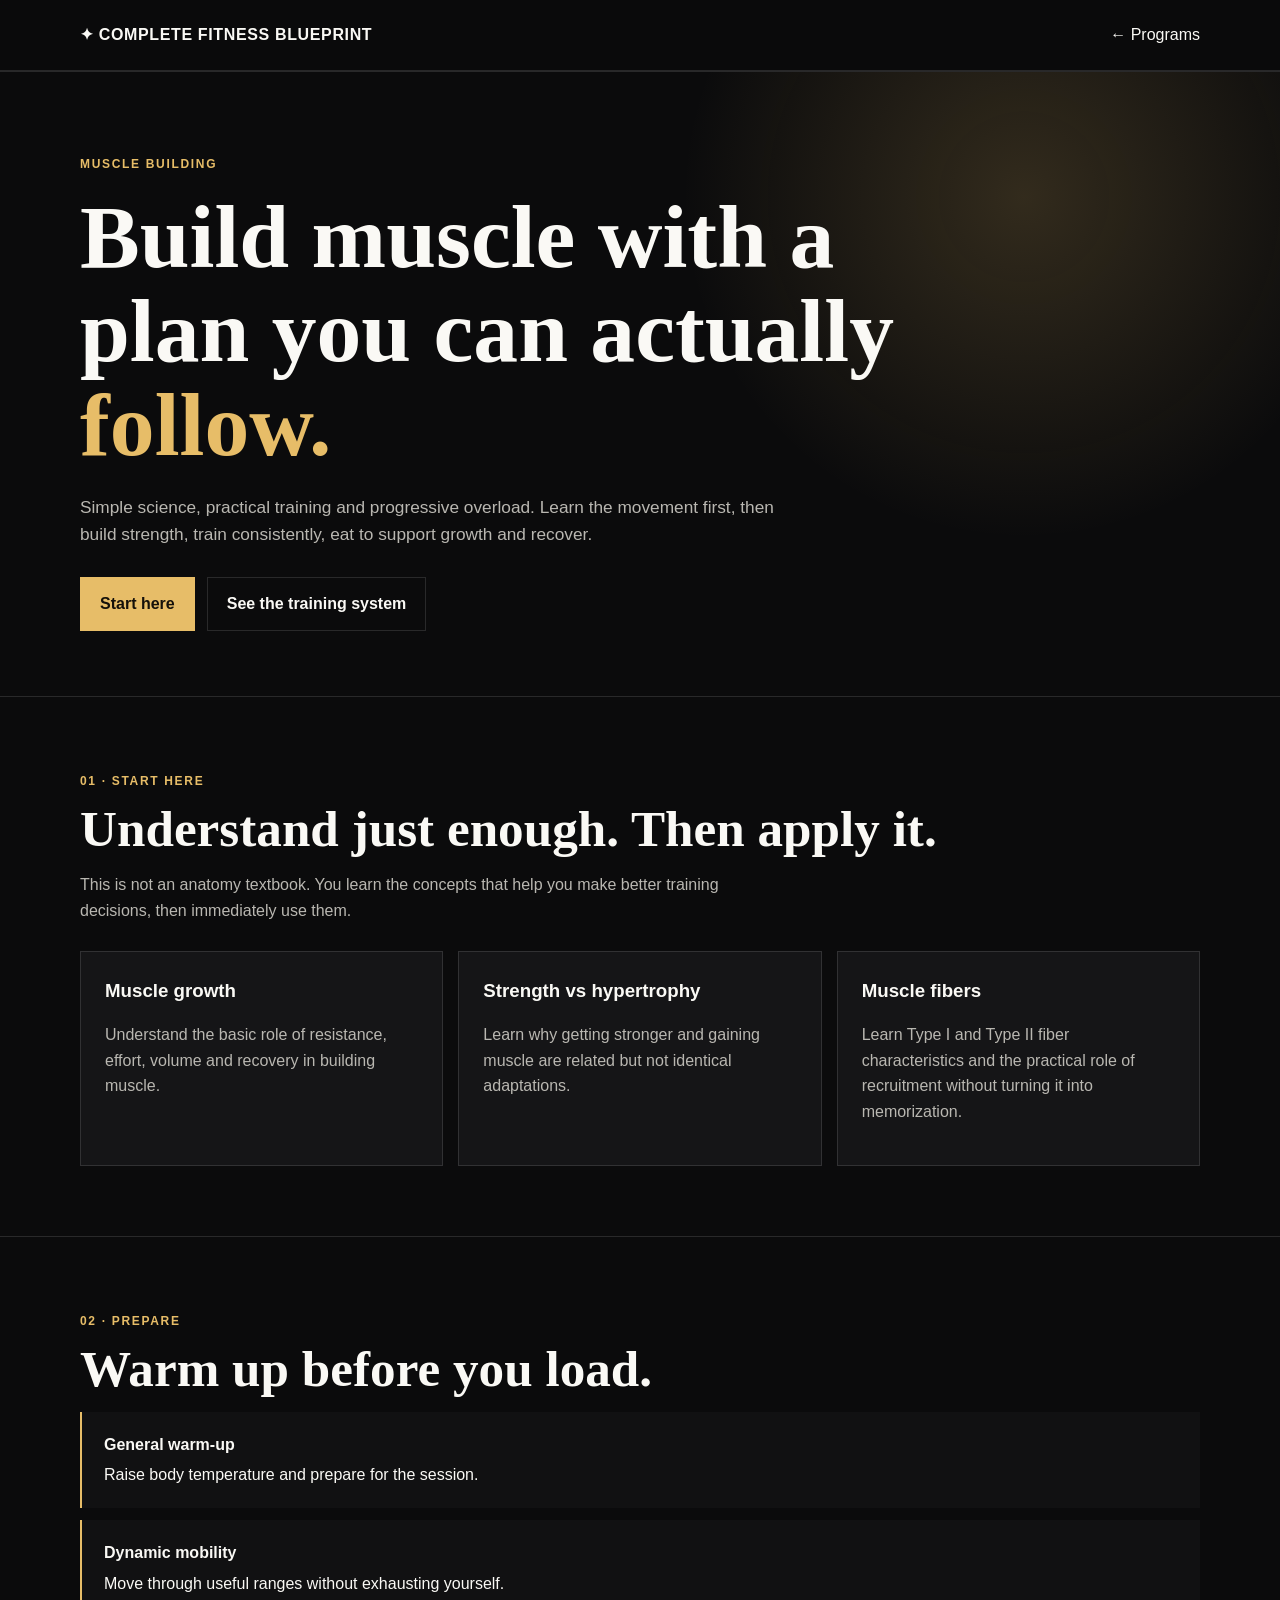
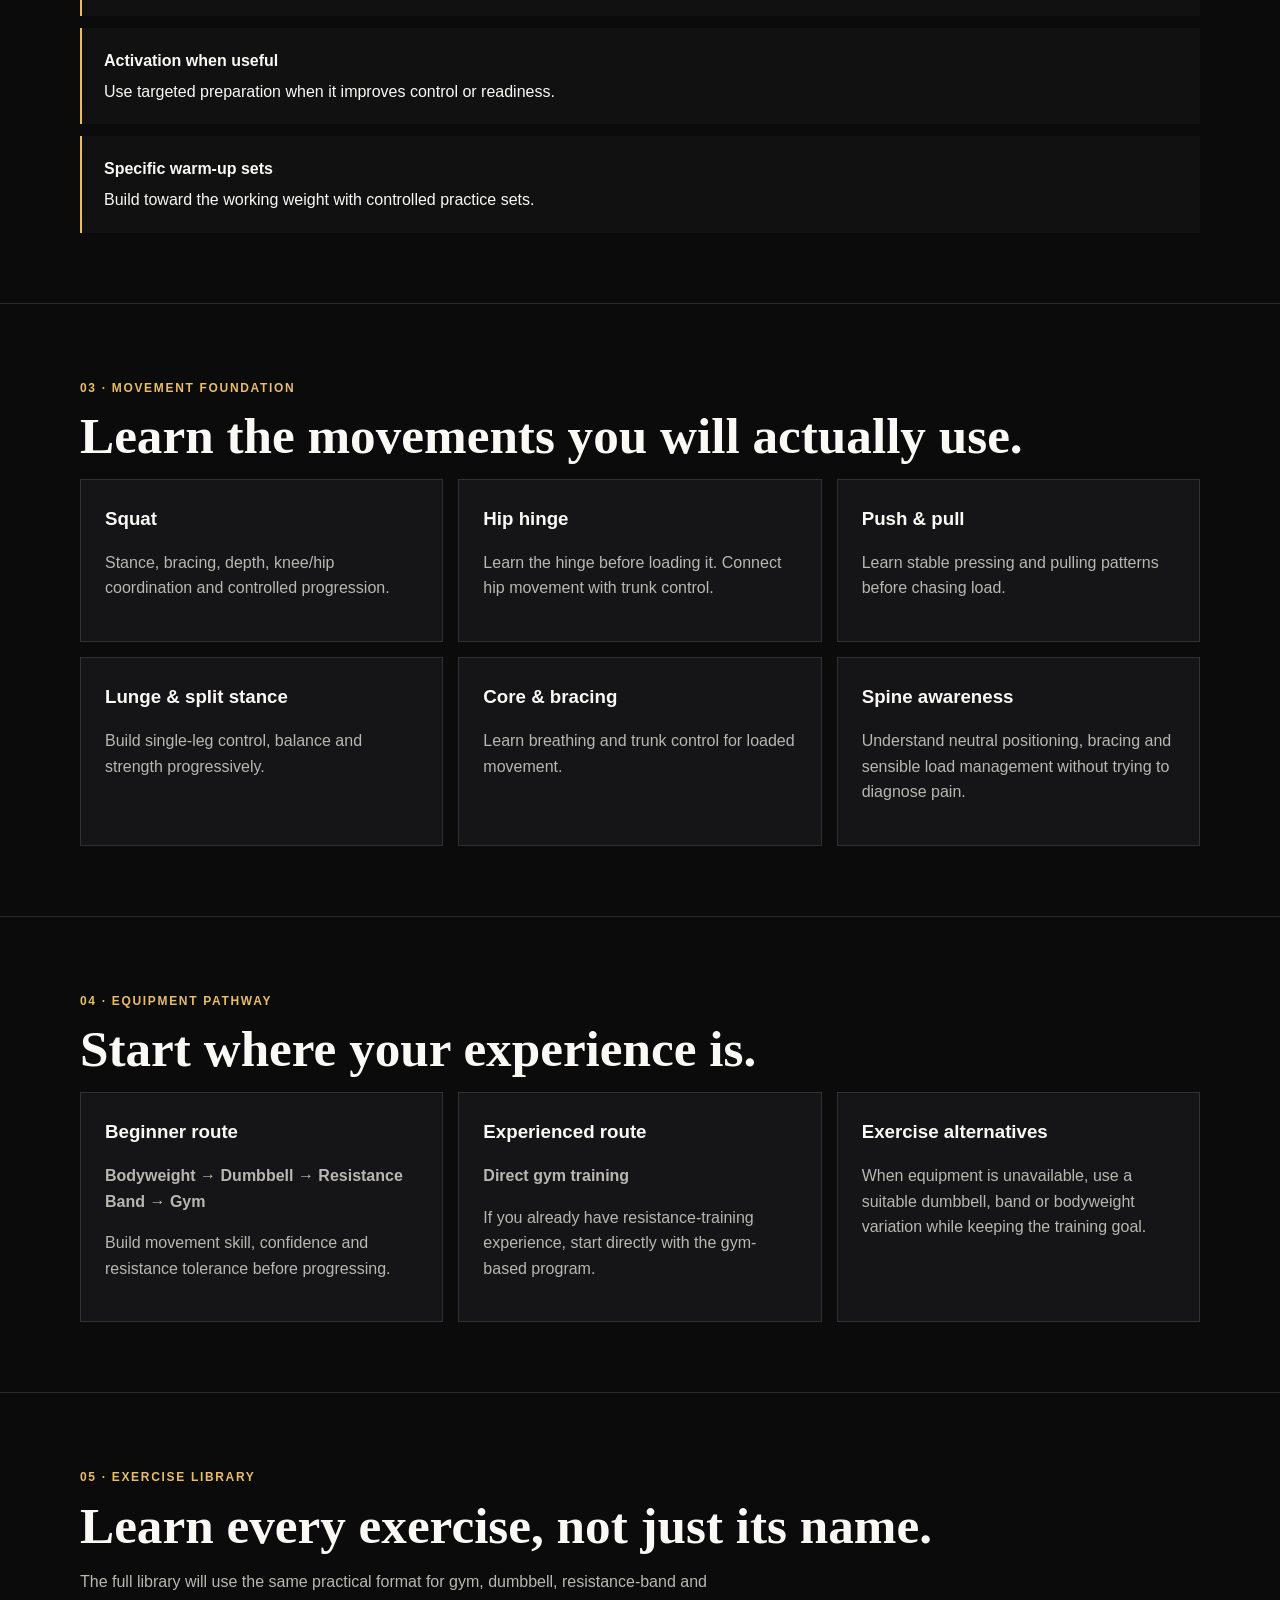
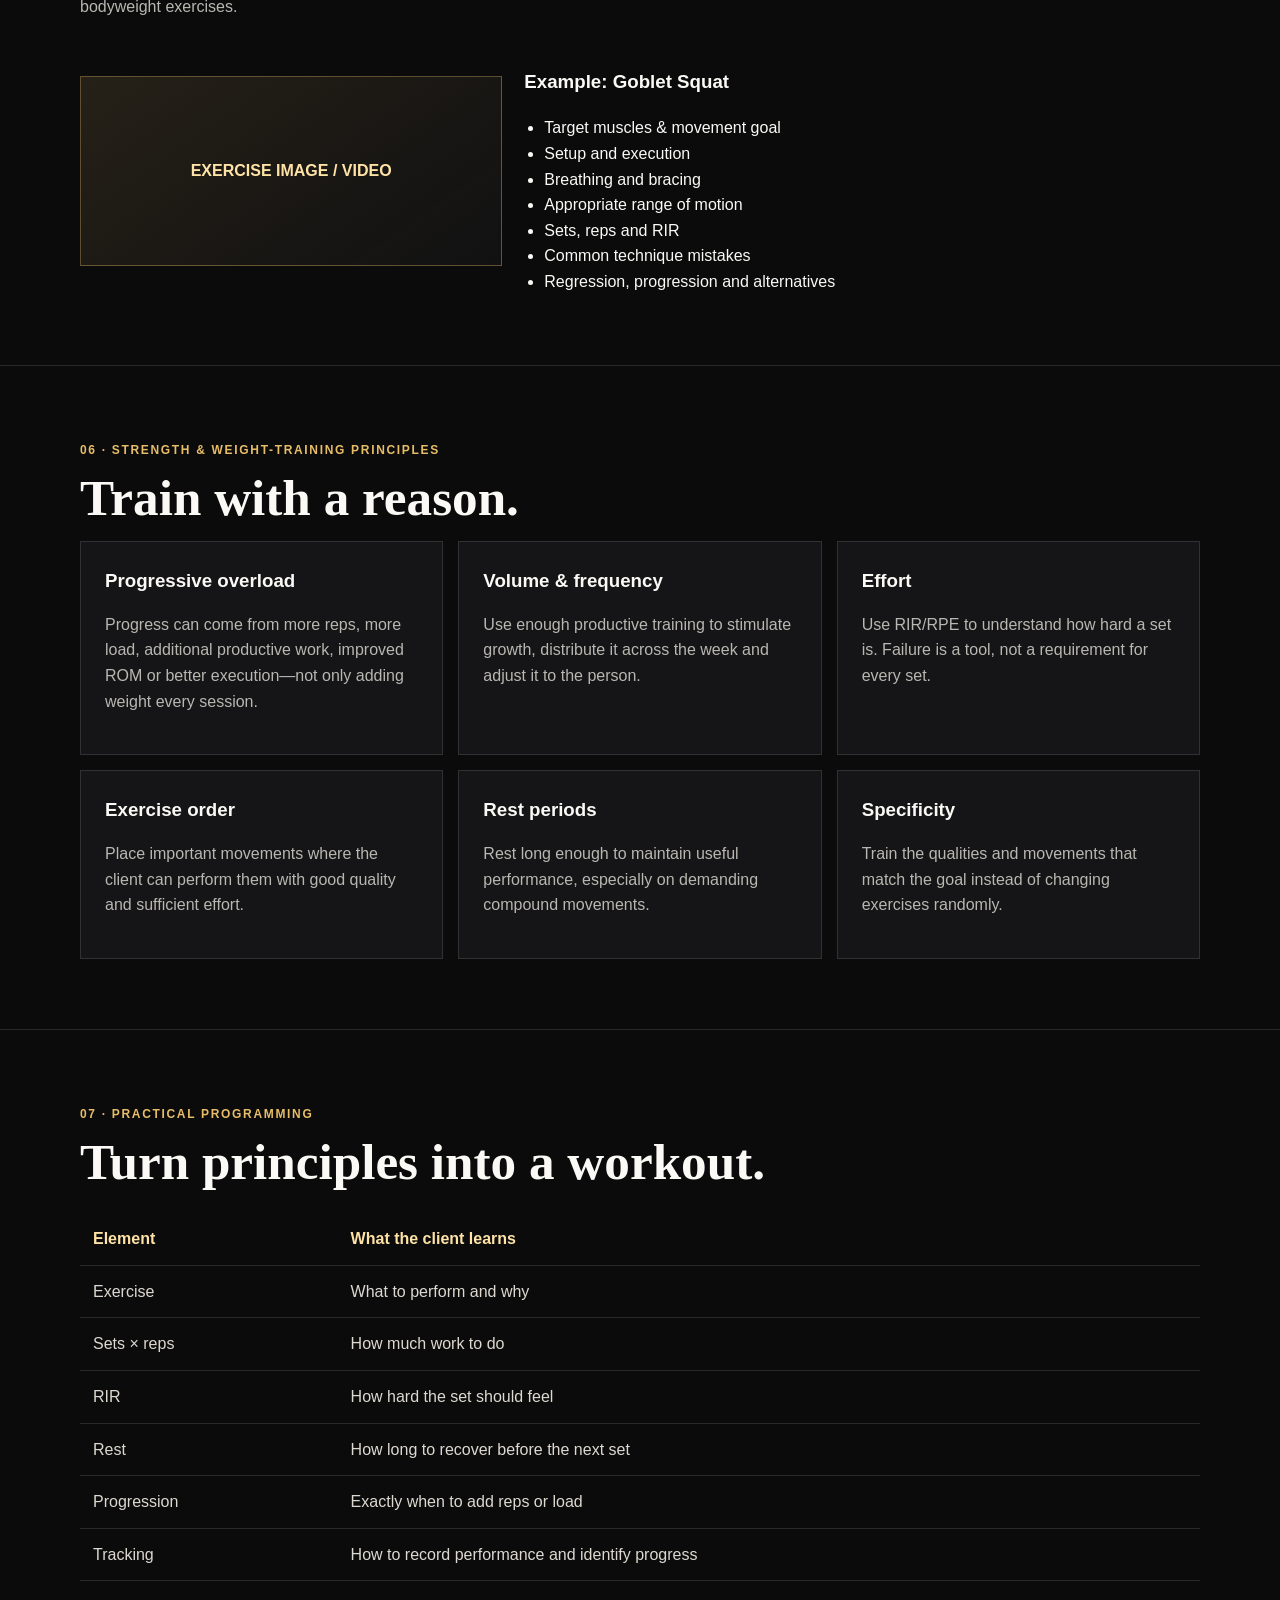
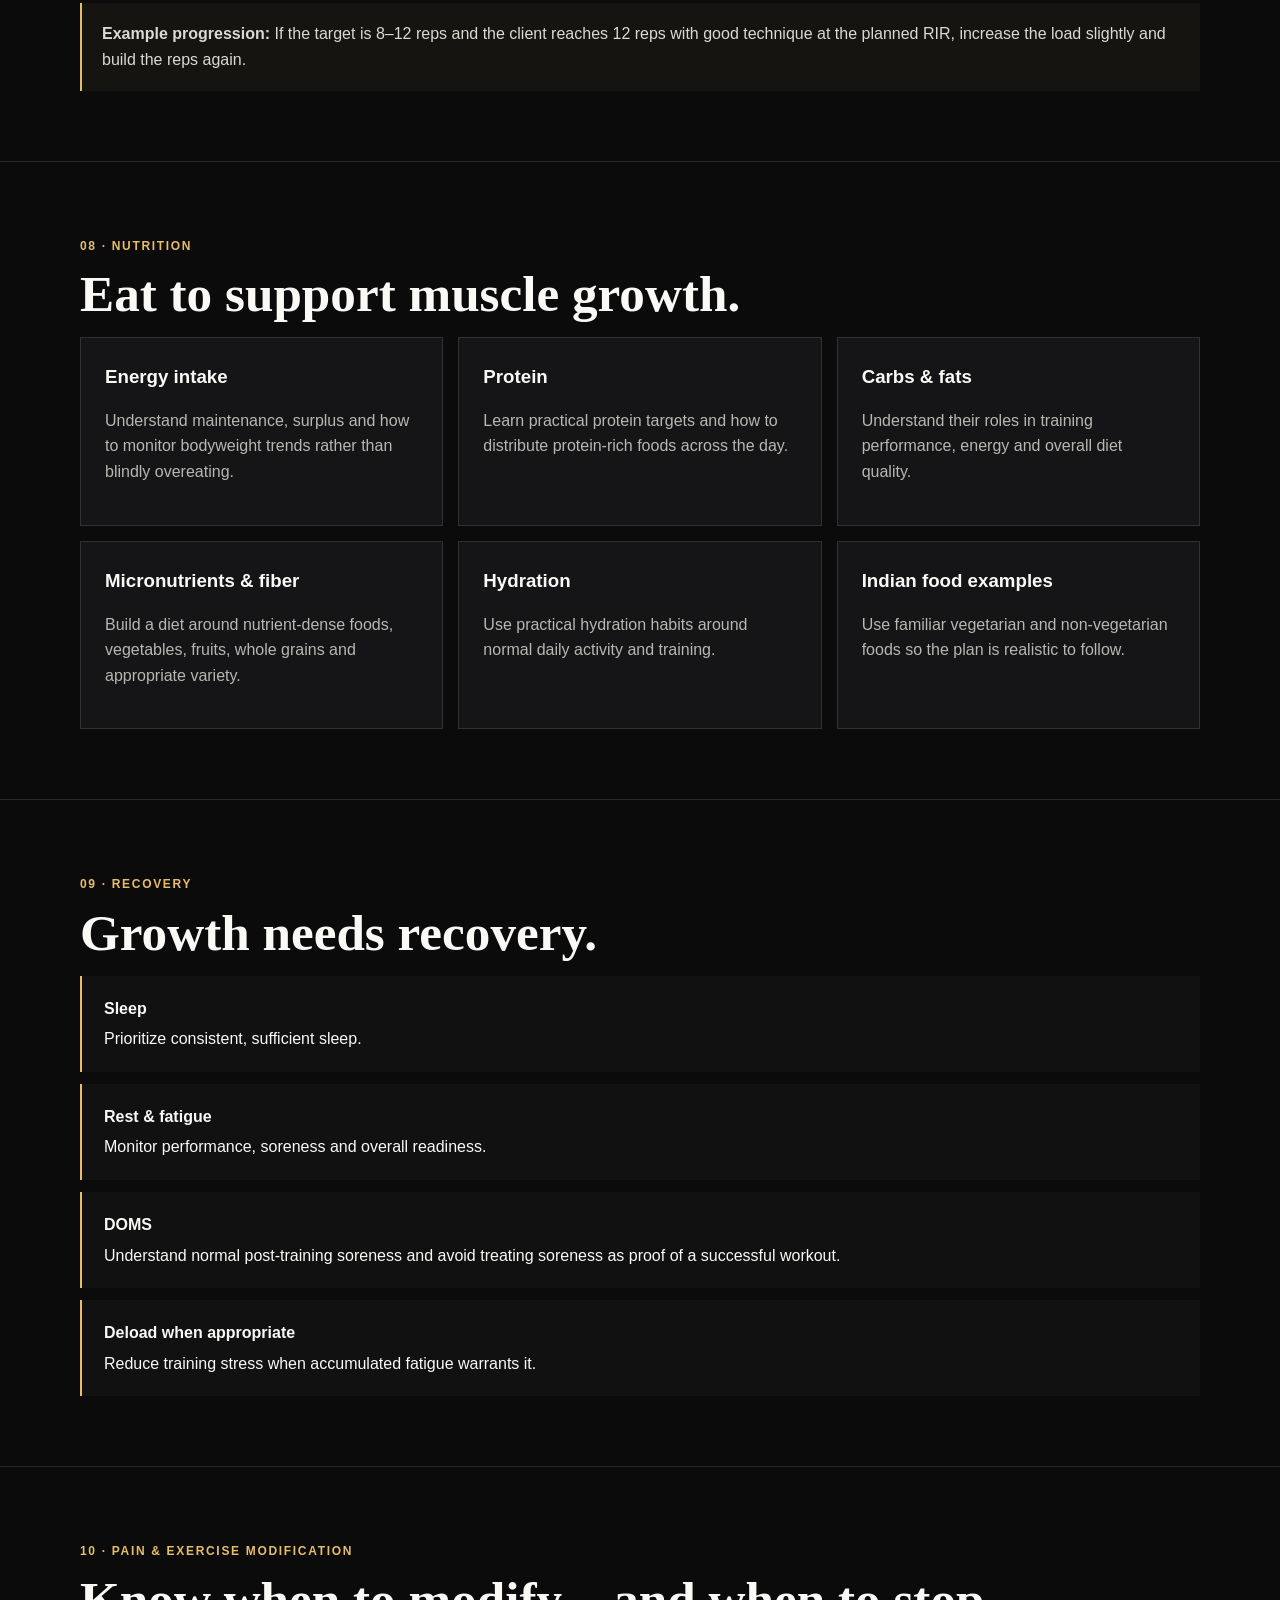
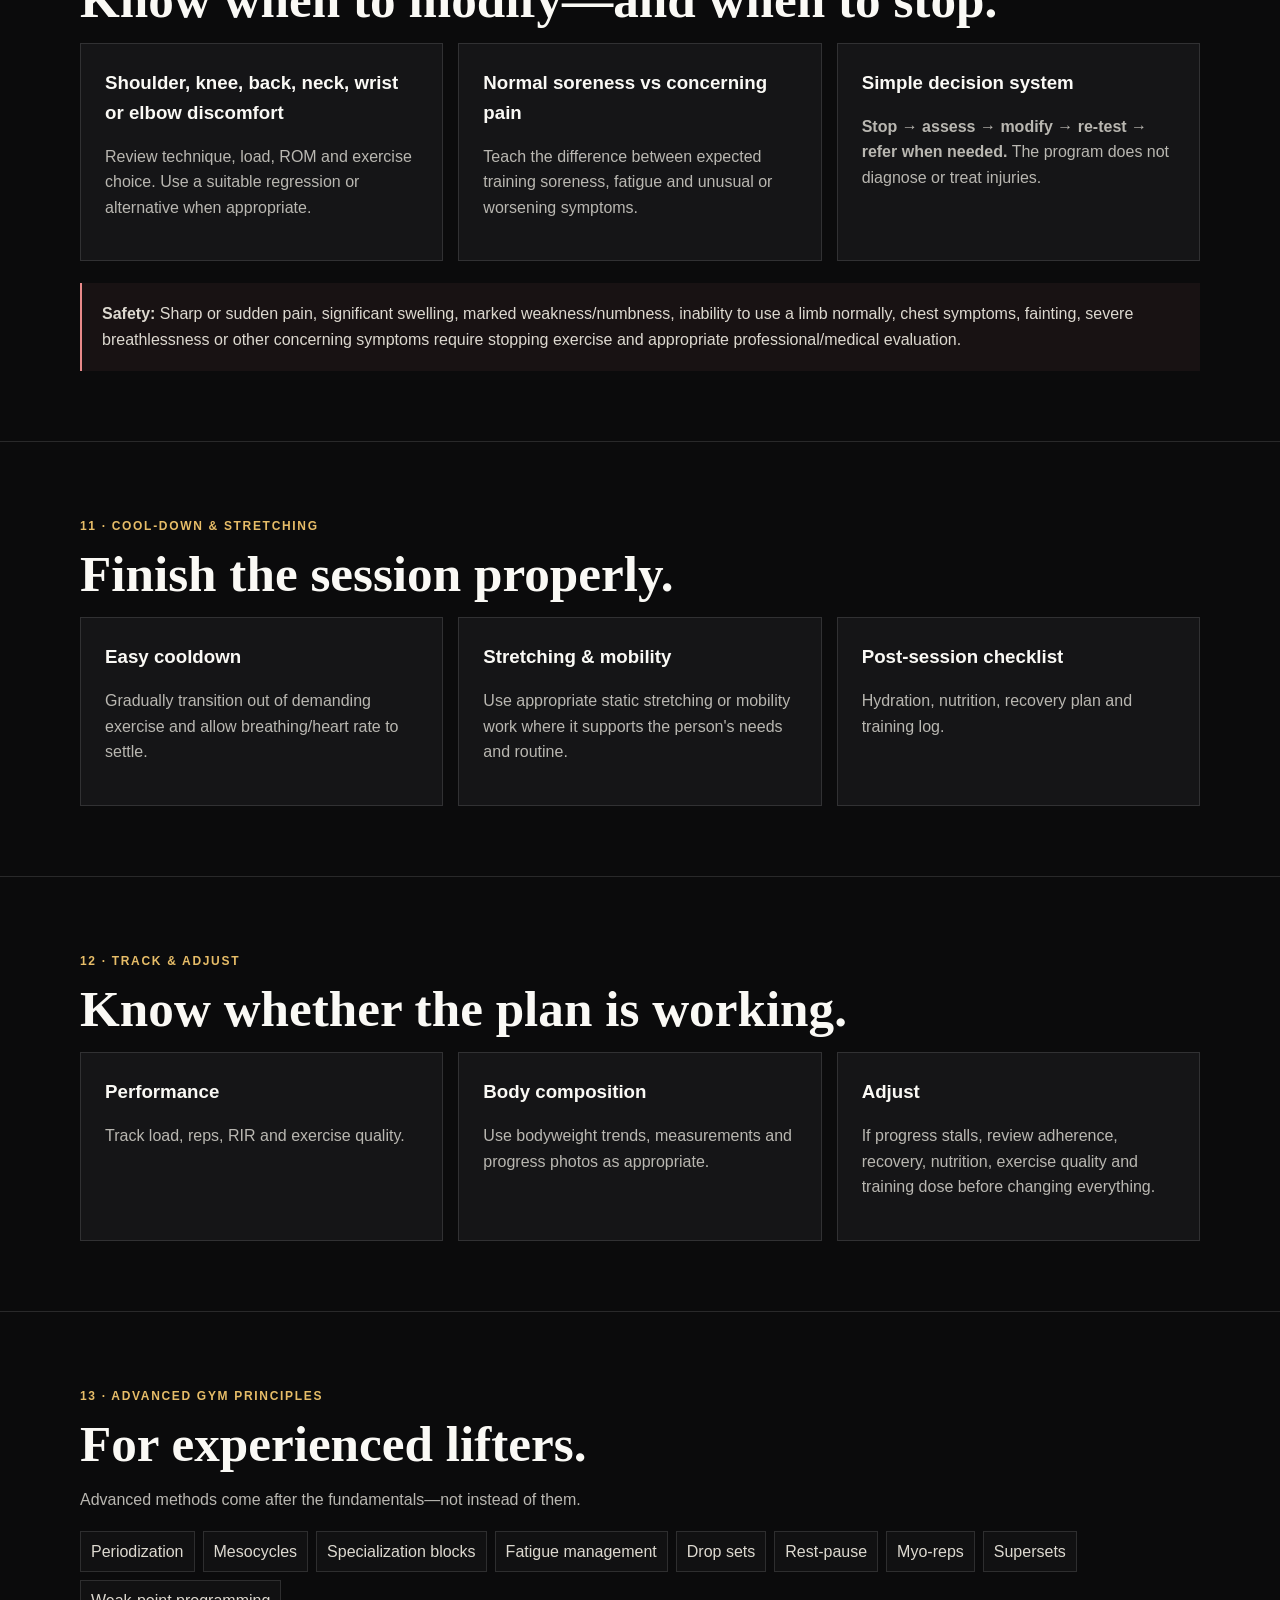
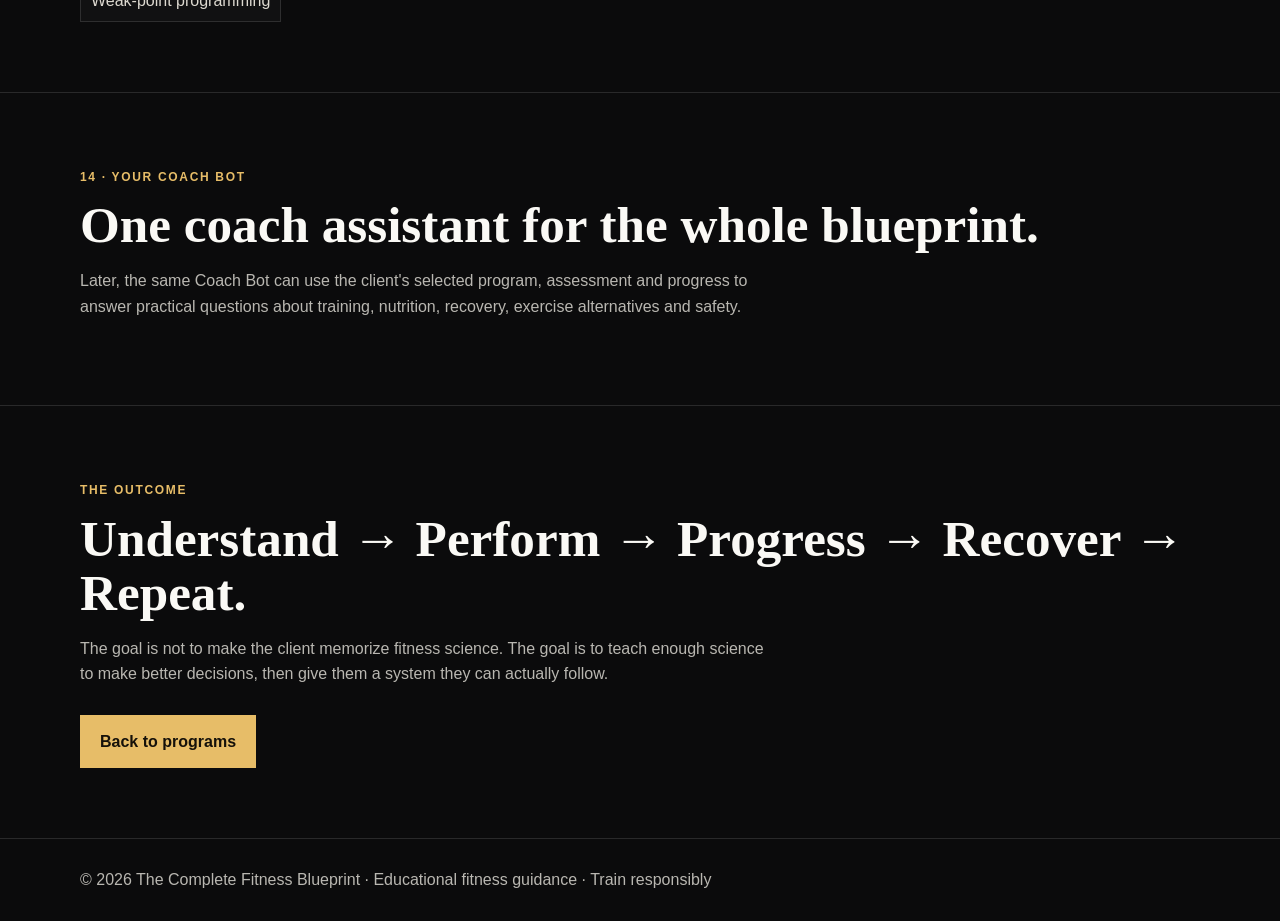
<file: muscle-building.html>
<!doctype html>
<html lang="en">
<head>
<meta charset="utf-8">
<meta name="viewport" content="width=device-width,initial-scale=1">
<title>Muscle Building — The Complete Fitness Blueprint</title>
<meta name="description" content="A practical, evidence-informed muscle building program: learn the movement, train progressively, eat to support growth and recover well.">
<style>
:root{--bg:#0b0b0c;--panel:#151517;--line:rgba(255,255,255,.12);--gold:#e7bd68;--gold2:#ffe3a6;--text:#faf9f5;--muted:#b9b7b1}*{box-sizing:border-box}html{scroll-behavior:smooth}body{margin:0;background:var(--bg);color:var(--text);font:16px/1.6 Arial,sans-serif}.wrap{width:min(1120px,calc(100% - 32px));margin:auto}header{position:sticky;top:0;z-index:5;background:rgba(11,11,12,.92);backdrop-filter:blur(12px);border-bottom:1px solid var(--line)}nav{min-height:70px;display:flex;align-items:center;justify-content:space-between}.brand{font-weight:700;letter-spacing:.04em}.brand span{color:var(--gold)}a{color:inherit;text-decoration:none}.hero{padding:78px 0 65px;background:radial-gradient(circle at 80% 20%,rgba(231,189,104,.18),transparent 30%)}.eyebrow{color:var(--gold);font-size:.75rem;font-weight:700;text-transform:uppercase;letter-spacing:.14em}.hero h1,h2{font-family:Georgia,serif;line-height:1.05}.hero h1{font-size:clamp(3rem,7vw,5.8rem);max-width:850px;margin:14px 0 22px}.hero h1 em{color:var(--gold);font-style:normal}.hero p{max-width:720px;color:var(--muted);font-size:1.08rem}.actions{display:flex;gap:12px;flex-wrap:wrap;margin-top:28px}.btn{display:inline-block;padding:13px 19px;border:1px solid var(--line);font-weight:700}.btn.primary{background:var(--gold);color:#15110a;border-color:var(--gold)}section{padding:70px 0;border-top:1px solid var(--line)}h2{font-size:clamp(2.2rem,4vw,3.5rem);margin:10px 0 16px}.lead{color:var(--muted);max-width:700px}.grid{display:grid;grid-template-columns:repeat(3,1fr);gap:15px}.card{background:var(--panel);border:1px solid var(--line);padding:24px}.card h3{margin:0 0 8px}.card p,.card li{color:var(--muted)}.steps{counter-reset:step;display:grid;gap:12px}.step{padding:20px 22px;border-left:2px solid var(--gold);background:rgba(255,255,255,.025)}.step strong{display:block;margin-bottom:5px}.exercise{display:grid;grid-template-columns:1fr 1.6fr;gap:22px;align-items:center}.visual{min-height:190px;display:grid;place-items:center;border:1px solid rgba(231,189,104,.35);background:linear-gradient(145deg,rgba(231,189,104,.12),rgba(255,255,255,.025));color:var(--gold2);font-weight:700}.exercise ul{margin:10px 0 0;padding-left:20px}.pillrow{display:flex;flex-wrap:wrap;gap:8px;margin-top:18px}.pill{padding:7px 10px;border:1px solid var(--line);color:#ddd9d0;background:rgba(255,255,255,.025)}.table{width:100%;border-collapse:collapse;margin-top:24px}.table th,.table td{text-align:left;padding:13px;border-bottom:1px solid var(--line)}.table th{color:var(--gold2)}.table td{color:#ddd9d0}.note{padding:18px 20px;border-left:2px solid var(--gold);background:rgba(231,189,104,.05);color:#ddd9d0;margin-top:22px}.warning{border-left-color:#e98a8a;background:rgba(233,138,138,.06)}footer{padding:28px 0;color:var(--muted);border-top:1px solid var(--line)}@media(max-width:750px){.grid,.exercise{grid-template-columns:1fr}.hero{padding-top:55px}.table{font-size:.9rem;display:block;overflow-x:auto}}
</style>
</head>
<body>
<header><nav class="wrap"><a class="brand" href="index.html">✦ COMPLETE FITNESS BLUEPRINT</a><a href="index.html#programs">← Programs</a></nav></header>
<main>
<section class="hero"><div class="wrap"><span class="eyebrow">Muscle Building</span><h1>Build muscle with a plan you can actually <em>follow.</em></h1><p>Simple science, practical training and progressive overload. Learn the movement first, then build strength, train consistently, eat to support growth and recover.</p><div class="actions"><a class="btn primary" href="#start">Start here</a><a class="btn" href="#program">See the training system</a></div></div></section>
<section id="start"><div class="wrap"><span class="eyebrow">01 · Start here</span><h2>Understand just enough. Then apply it.</h2><p class="lead">This is not an anatomy textbook. You learn the concepts that help you make better training decisions, then immediately use them.</p><div class="grid" style="margin-top:28px"><article class="card"><h3>Muscle growth</h3><p>Understand the basic role of resistance, effort, volume and recovery in building muscle.</p></article><article class="card"><h3>Strength vs hypertrophy</h3><p>Learn why getting stronger and gaining muscle are related but not identical adaptations.</p></article><article class="card"><h3>Muscle fibers</h3><p>Learn Type I and Type II fiber characteristics and the practical role of recruitment without turning it into memorization.</p></article></div></div></section>
<section><div class="wrap"><span class="eyebrow">02 · Prepare</span><h2>Warm up before you load.</h2><div class="steps"><div class="step"><strong>General warm-up</strong>Raise body temperature and prepare for the session.</div><div class="step"><strong>Dynamic mobility</strong>Move through useful ranges without exhausting yourself.</div><div class="step"><strong>Activation when useful</strong>Use targeted preparation when it improves control or readiness.</div><div class="step"><strong>Specific warm-up sets</strong>Build toward the working weight with controlled practice sets.</div></div></div></section>
<section><div class="wrap"><span class="eyebrow">03 · Movement foundation</span><h2>Learn the movements you will actually use.</h2><div class="grid"><article class="card"><h3>Squat</h3><p>Stance, bracing, depth, knee/hip coordination and controlled progression.</p></article><article class="card"><h3>Hip hinge</h3><p>Learn the hinge before loading it. Connect hip movement with trunk control.</p></article><article class="card"><h3>Push & pull</h3><p>Learn stable pressing and pulling patterns before chasing load.</p></article><article class="card"><h3>Lunge & split stance</h3><p>Build single-leg control, balance and strength progressively.</p></article><article class="card"><h3>Core & bracing</h3><p>Learn breathing and trunk control for loaded movement.</p></article><article class="card"><h3>Spine awareness</h3><p>Understand neutral positioning, bracing and sensible load management without trying to diagnose pain.</p></article></div></div></section>
<section><div class="wrap"><span class="eyebrow">04 · Equipment pathway</span><h2>Start where your experience is.</h2><div class="grid"><article class="card"><h3>Beginner route</h3><p><strong>Bodyweight → Dumbbell → Resistance Band → Gym</strong></p><p>Build movement skill, confidence and resistance tolerance before progressing.</p></article><article class="card"><h3>Experienced route</h3><p><strong>Direct gym training</strong></p><p>If you already have resistance-training experience, start directly with the gym-based program.</p></article><article class="card"><h3>Exercise alternatives</h3><p>When equipment is unavailable, use a suitable dumbbell, band or bodyweight variation while keeping the training goal.</p></article></div></div></section>
<section><div class="wrap"><span class="eyebrow">05 · Exercise library</span><h2>Learn every exercise, not just its name.</h2><p class="lead">The full library will use the same practical format for gym, dumbbell, resistance-band and bodyweight exercises.</p><div class="exercise" style="margin-top:28px"><div class="visual">EXERCISE IMAGE / VIDEO</div><div><h3>Example: Goblet Squat</h3><ul><li>Target muscles & movement goal</li><li>Setup and execution</li><li>Breathing and bracing</li><li>Appropriate range of motion</li><li>Sets, reps and RIR</li><li>Common technique mistakes</li><li>Regression, progression and alternatives</li></ul></div></div></div></section>
<section id="program"><div class="wrap"><span class="eyebrow">06 · Strength & weight-training principles</span><h2>Train with a reason.</h2><div class="grid"><article class="card"><h3>Progressive overload</h3><p>Progress can come from more reps, more load, additional productive work, improved ROM or better execution—not only adding weight every session.</p></article><article class="card"><h3>Volume & frequency</h3><p>Use enough productive training to stimulate growth, distribute it across the week and adjust it to the person.</p></article><article class="card"><h3>Effort</h3><p>Use RIR/RPE to understand how hard a set is. Failure is a tool, not a requirement for every set.</p></article><article class="card"><h3>Exercise order</h3><p>Place important movements where the client can perform them with good quality and sufficient effort.</p></article><article class="card"><h3>Rest periods</h3><p>Rest long enough to maintain useful performance, especially on demanding compound movements.</p></article><article class="card"><h3>Specificity</h3><p>Train the qualities and movements that match the goal instead of changing exercises randomly.</p></article></div></div></section>
<section><div class="wrap"><span class="eyebrow">07 · Practical programming</span><h2>Turn principles into a workout.</h2><table class="table"><tr><th>Element</th><th>What the client learns</th></tr><tr><td>Exercise</td><td>What to perform and why</td></tr><tr><td>Sets × reps</td><td>How much work to do</td></tr><tr><td>RIR</td><td>How hard the set should feel</td></tr><tr><td>Rest</td><td>How long to recover before the next set</td></tr><tr><td>Progression</td><td>Exactly when to add reps or load</td></tr><tr><td>Tracking</td><td>How to record performance and identify progress</td></tr></table><div class="note"><strong>Example progression:</strong> If the target is 8–12 reps and the client reaches 12 reps with good technique at the planned RIR, increase the load slightly and build the reps again.</div></div></section>
<section><div class="wrap"><span class="eyebrow">08 · Nutrition</span><h2>Eat to support muscle growth.</h2><div class="grid"><article class="card"><h3>Energy intake</h3><p>Understand maintenance, surplus and how to monitor bodyweight trends rather than blindly overeating.</p></article><article class="card"><h3>Protein</h3><p>Learn practical protein targets and how to distribute protein-rich foods across the day.</p></article><article class="card"><h3>Carbs & fats</h3><p>Understand their roles in training performance, energy and overall diet quality.</p></article><article class="card"><h3>Micronutrients & fiber</h3><p>Build a diet around nutrient-dense foods, vegetables, fruits, whole grains and appropriate variety.</p></article><article class="card"><h3>Hydration</h3><p>Use practical hydration habits around normal daily activity and training.</p></article><article class="card"><h3>Indian food examples</h3><p>Use familiar vegetarian and non-vegetarian foods so the plan is realistic to follow.</p></article></div></div></section>
<section><div class="wrap"><span class="eyebrow">09 · Recovery</span><h2>Growth needs recovery.</h2><div class="steps"><div class="step"><strong>Sleep</strong>Prioritize consistent, sufficient sleep.</div><div class="step"><strong>Rest & fatigue</strong>Monitor performance, soreness and overall readiness.</div><div class="step"><strong>DOMS</strong>Understand normal post-training soreness and avoid treating soreness as proof of a successful workout.</div><div class="step"><strong>Deload when appropriate</strong>Reduce training stress when accumulated fatigue warrants it.</div></div></div></section>
<section><div class="wrap"><span class="eyebrow">10 · Pain & exercise modification</span><h2>Know when to modify—and when to stop.</h2><div class="grid"><article class="card"><h3>Shoulder, knee, back, neck, wrist or elbow discomfort</h3><p>Review technique, load, ROM and exercise choice. Use a suitable regression or alternative when appropriate.</p></article><article class="card"><h3>Normal soreness vs concerning pain</h3><p>Teach the difference between expected training soreness, fatigue and unusual or worsening symptoms.</p></article><article class="card"><h3>Simple decision system</h3><p><strong>Stop → assess → modify → re-test → refer when needed.</strong> The program does not diagnose or treat injuries.</p></article></div><div class="note warning"><strong>Safety:</strong> Sharp or sudden pain, significant swelling, marked weakness/numbness, inability to use a limb normally, chest symptoms, fainting, severe breathlessness or other concerning symptoms require stopping exercise and appropriate professional/medical evaluation.</div></div></section>
<section><div class="wrap"><span class="eyebrow">11 · Cool-down & stretching</span><h2>Finish the session properly.</h2><div class="grid"><article class="card"><h3>Easy cooldown</h3><p>Gradually transition out of demanding exercise and allow breathing/heart rate to settle.</p></article><article class="card"><h3>Stretching & mobility</h3><p>Use appropriate static stretching or mobility work where it supports the person's needs and routine.</p></article><article class="card"><h3>Post-session checklist</h3><p>Hydration, nutrition, recovery plan and training log.</p></article></div></div></section>
<section><div class="wrap"><span class="eyebrow">12 · Track & adjust</span><h2>Know whether the plan is working.</h2><div class="grid"><article class="card"><h3>Performance</h3><p>Track load, reps, RIR and exercise quality.</p></article><article class="card"><h3>Body composition</h3><p>Use bodyweight trends, measurements and progress photos as appropriate.</p></article><article class="card"><h3>Adjust</h3><p>If progress stalls, review adherence, recovery, nutrition, exercise quality and training dose before changing everything.</p></article></div></div></section>
<section><div class="wrap"><span class="eyebrow">13 · Advanced gym principles</span><h2>For experienced lifters.</h2><p class="lead">Advanced methods come after the fundamentals—not instead of them.</p><div class="pillrow"><span class="pill">Periodization</span><span class="pill">Mesocycles</span><span class="pill">Specialization blocks</span><span class="pill">Fatigue management</span><span class="pill">Drop sets</span><span class="pill">Rest-pause</span><span class="pill">Myo-reps</span><span class="pill">Supersets</span><span class="pill">Weak-point programming</span></div></div></section>
<section><div class="wrap"><span class="eyebrow">14 · Your Coach Bot</span><h2>One coach assistant for the whole blueprint.</h2><p class="lead">Later, the same Coach Bot can use the client's selected program, assessment and progress to answer practical questions about training, nutrition, recovery, exercise alternatives and safety.</p></div></section>
<section><div class="wrap"><span class="eyebrow">The outcome</span><h2>Understand → Perform → Progress → Recover → Repeat.</h2><p class="lead">The goal is not to make the client memorize fitness science. The goal is to teach enough science to make better decisions, then give them a system they can actually follow.</p><div class="actions"><a class="btn primary" href="index.html#programs">Back to programs</a></div></div></section>
</main>
<footer><div class="wrap">© 2026 The Complete Fitness Blueprint · Educational fitness guidance · Train responsibly</div></footer>
</body>
</html>
</file>
